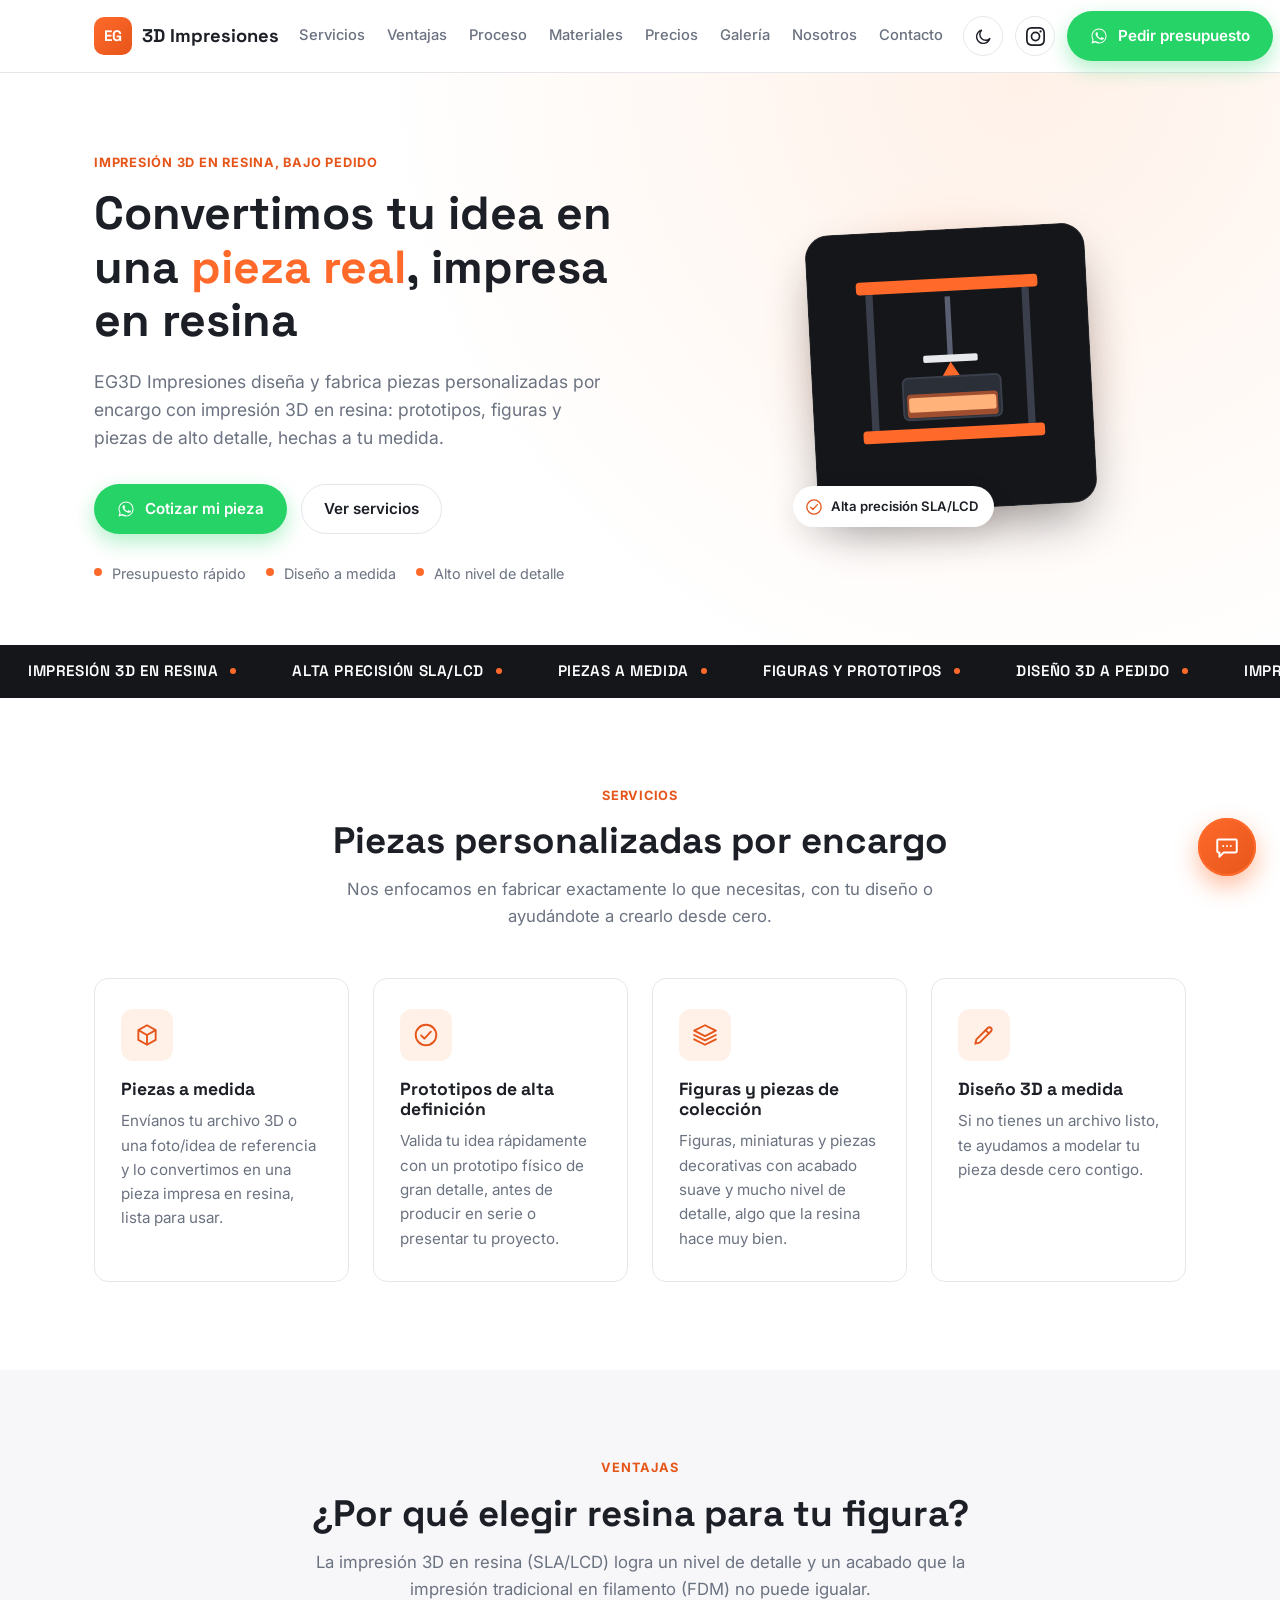
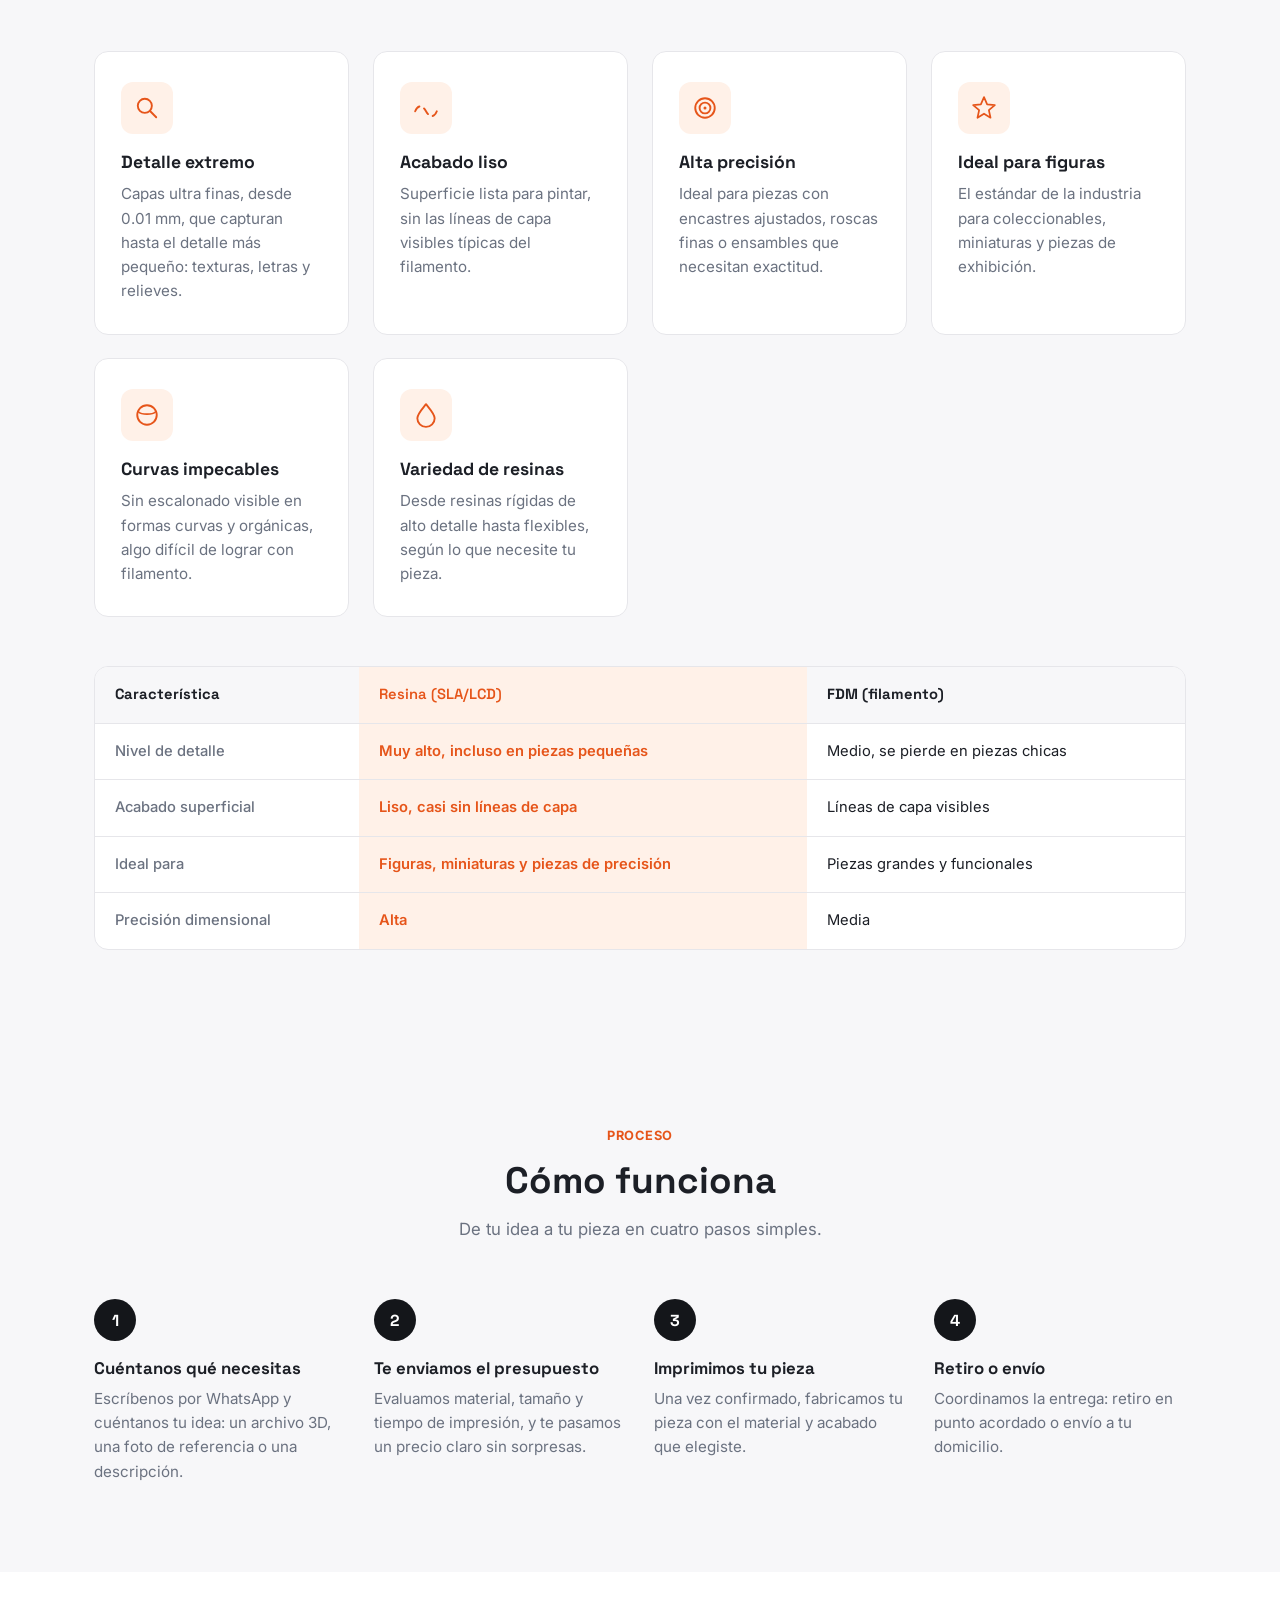
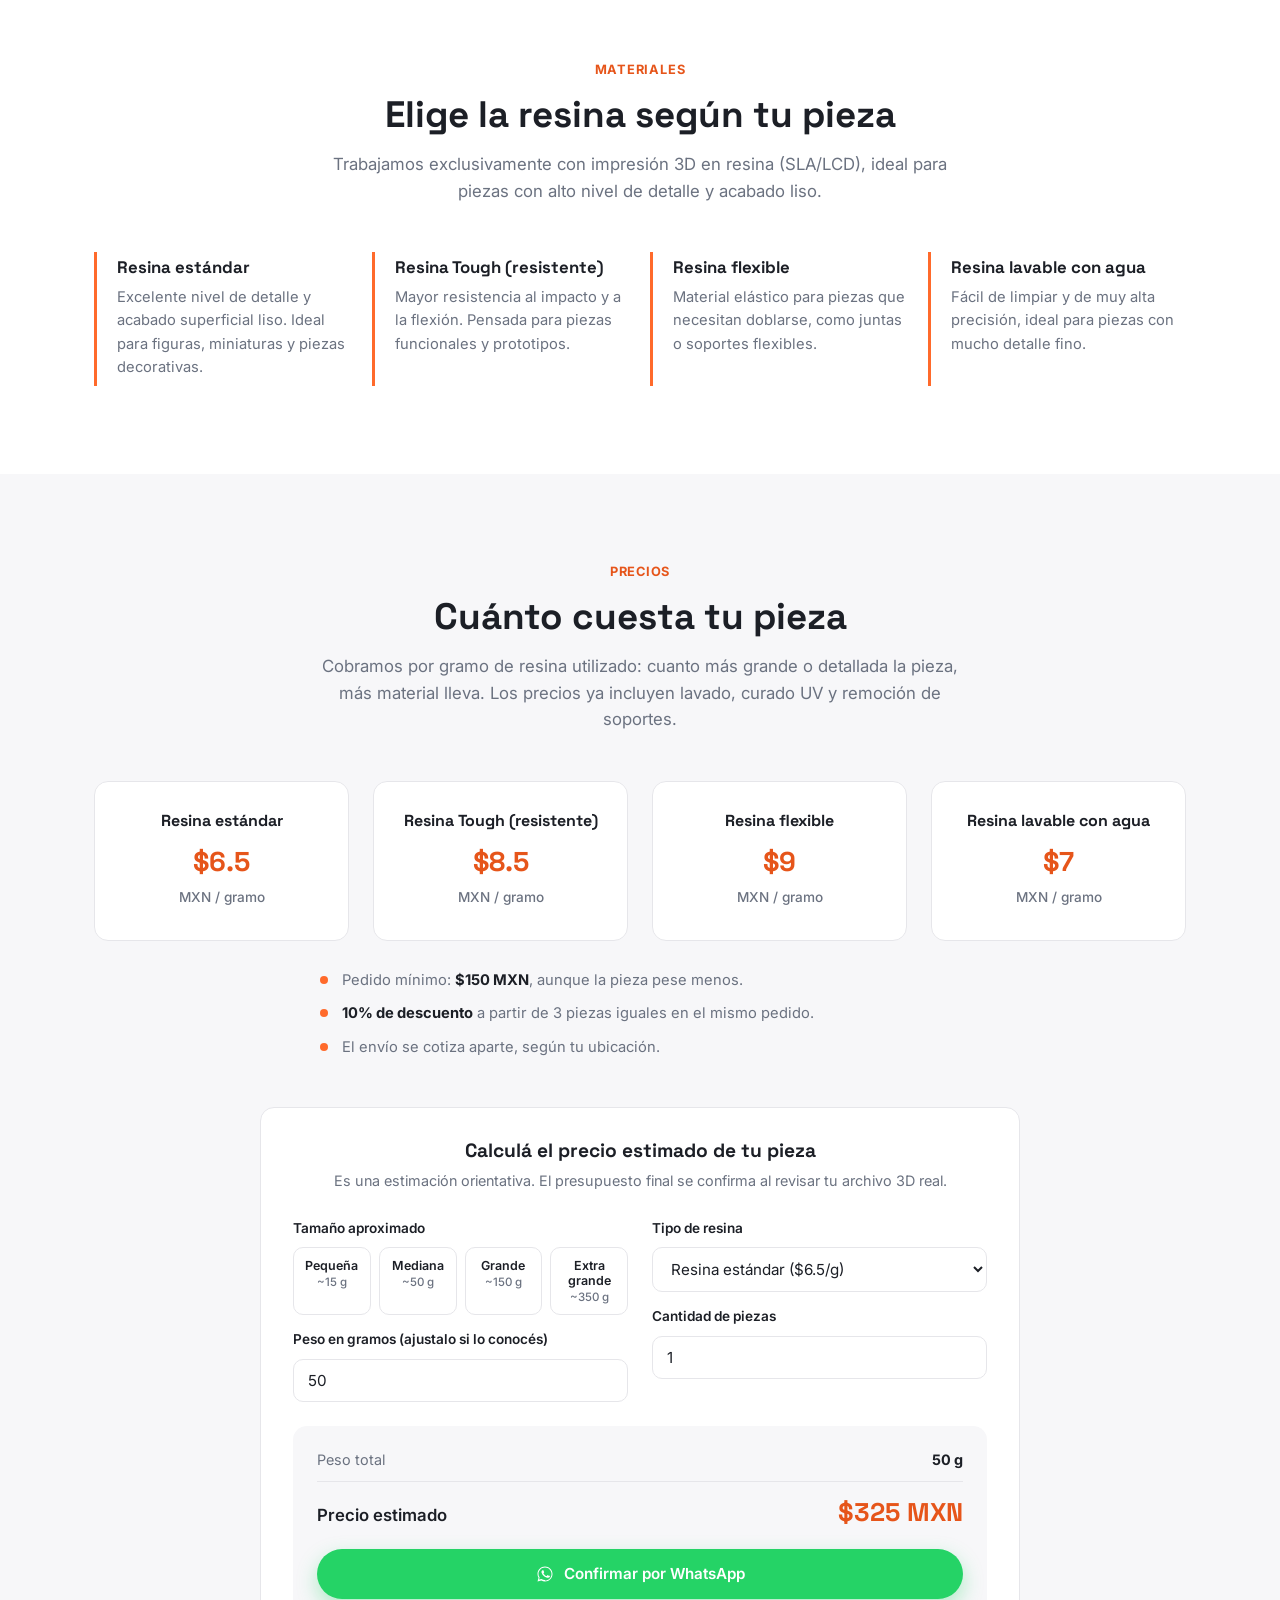
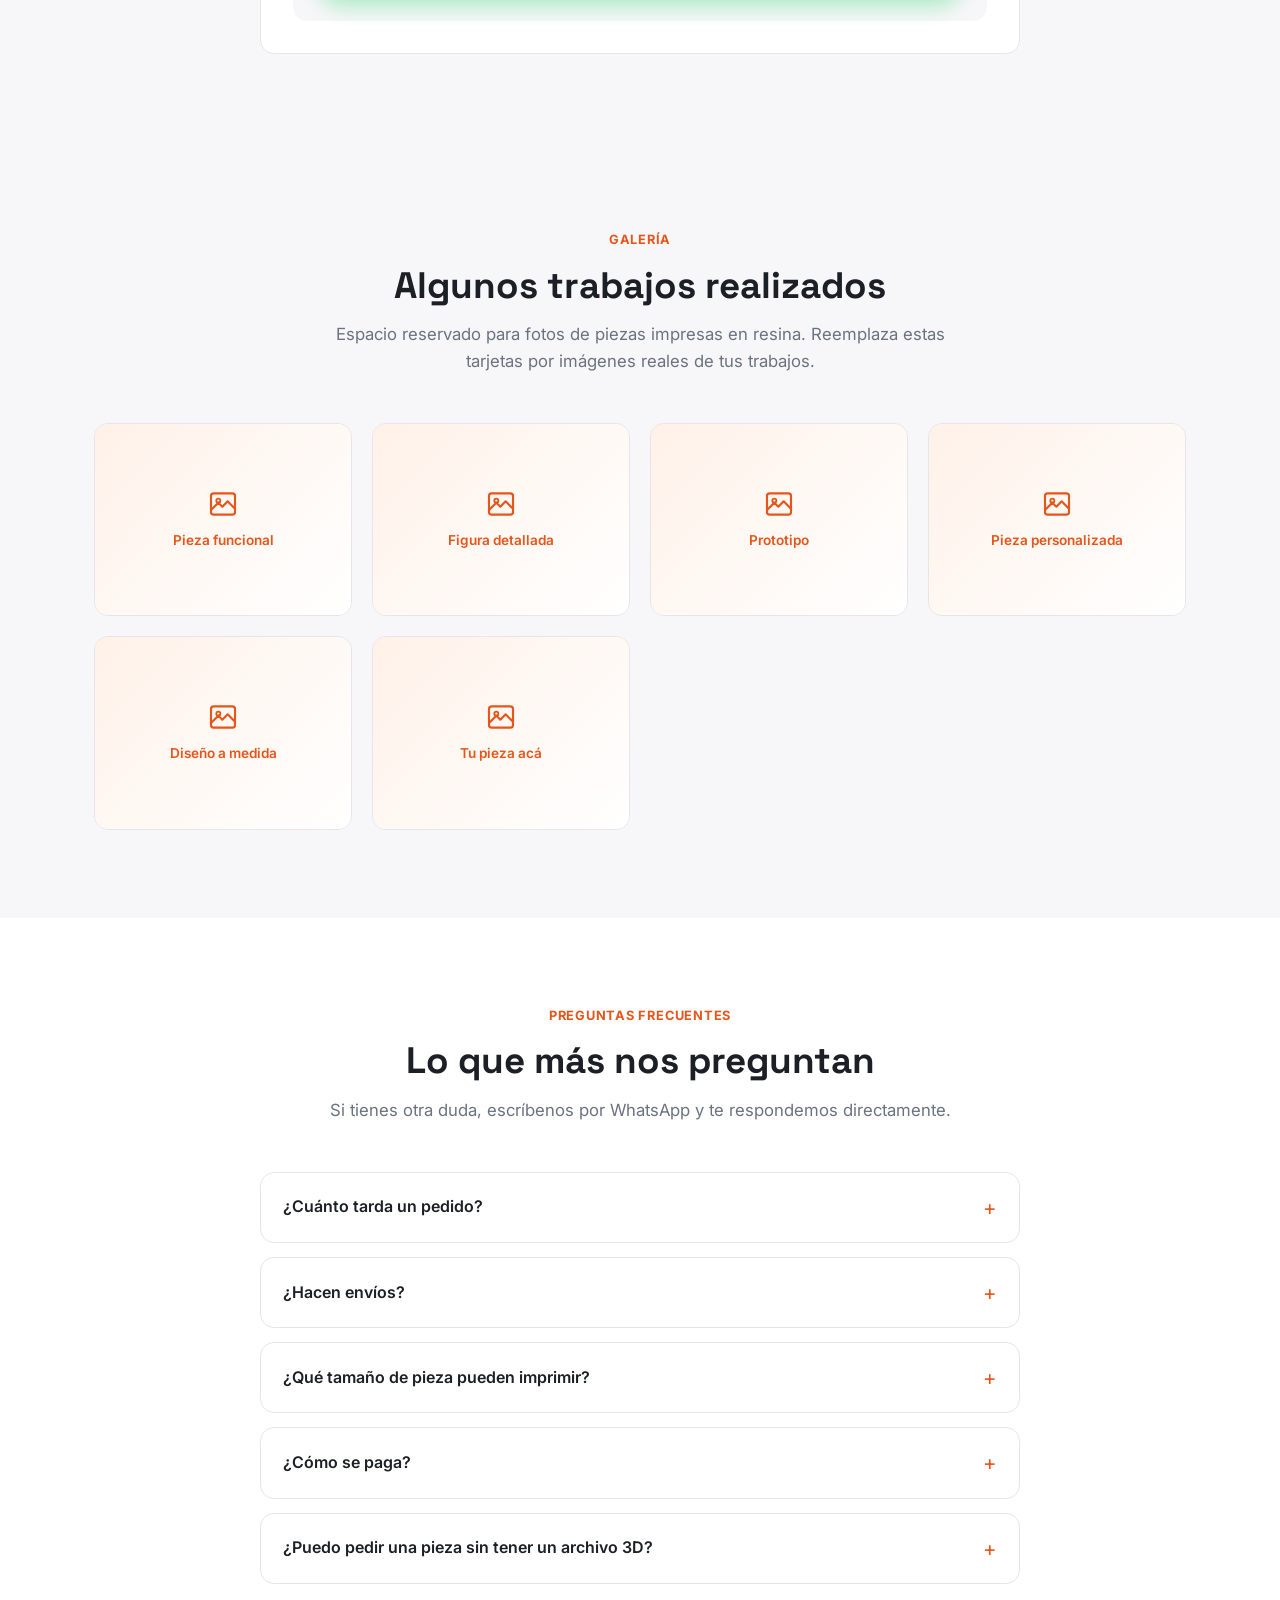
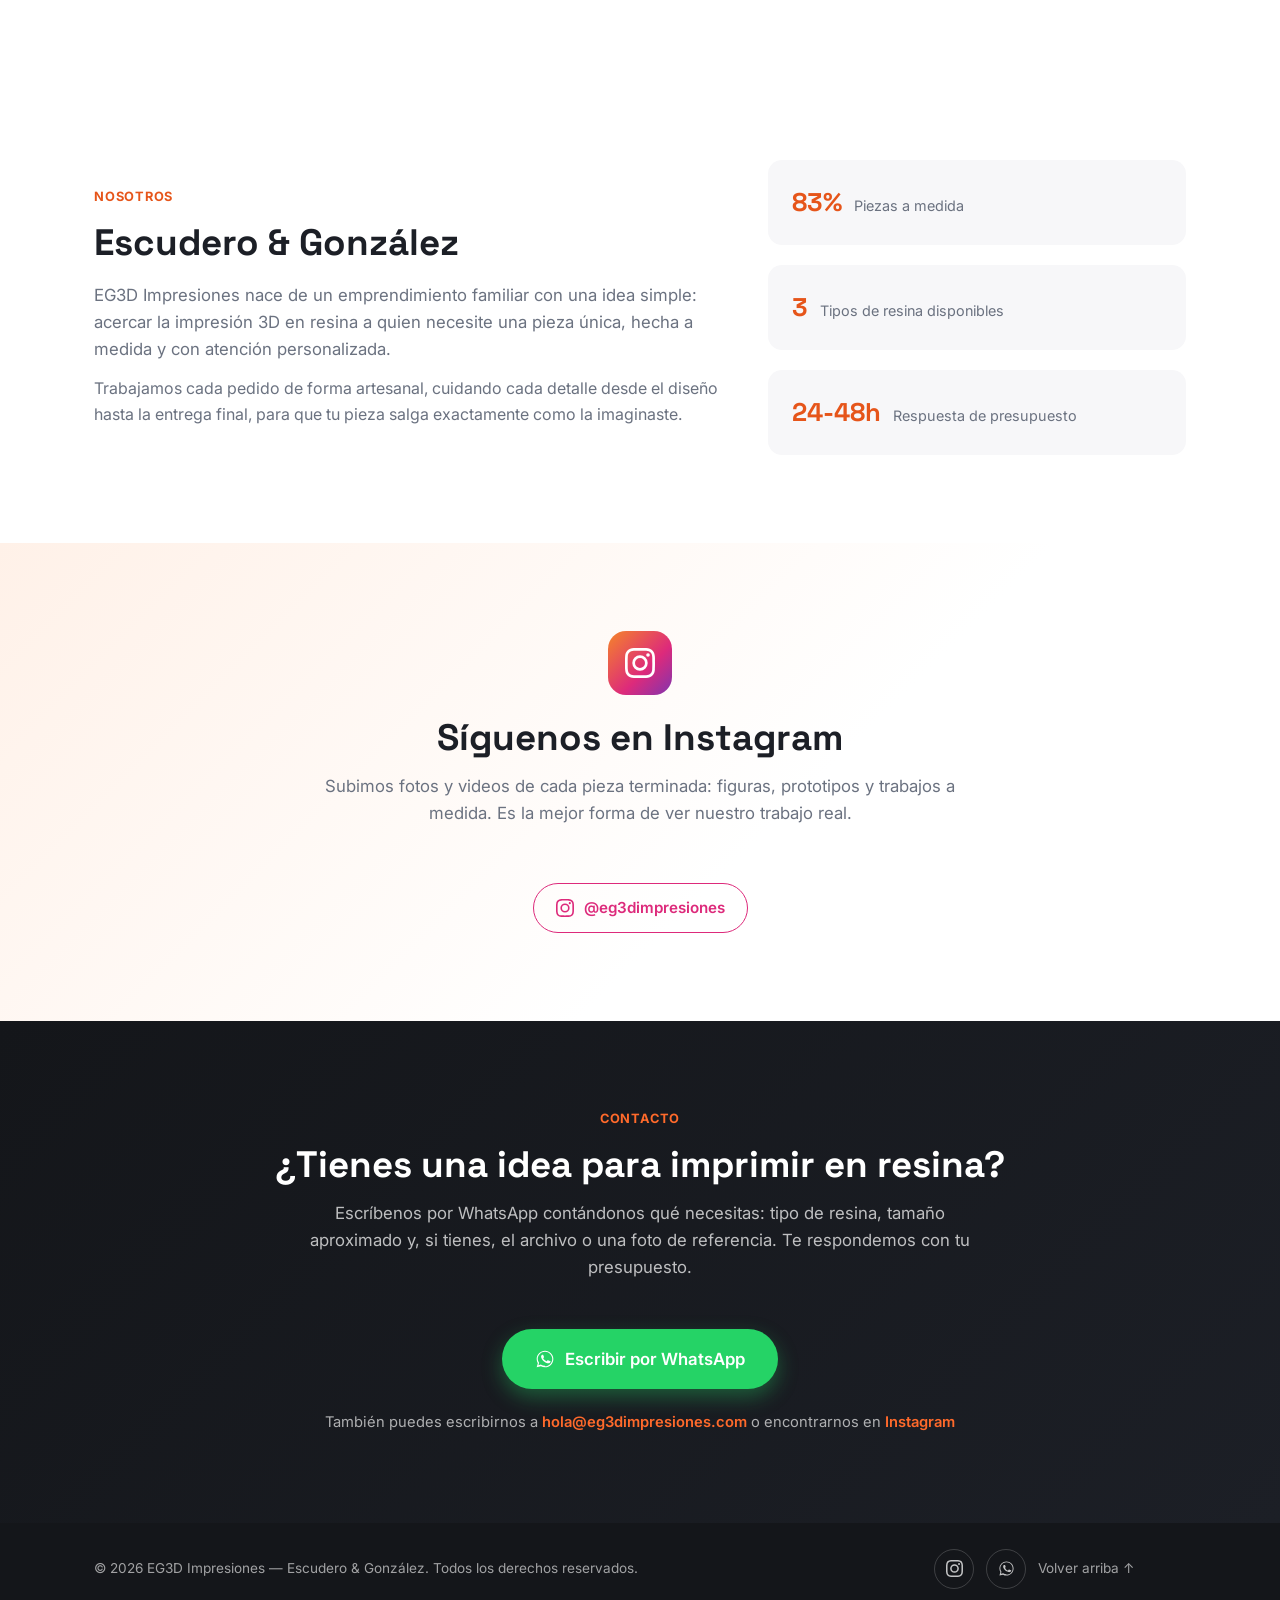
<file: index.html>
<!DOCTYPE html>
<html lang="es">
<head>
<meta charset="UTF-8">
<meta name="viewport" content="width=device-width, initial-scale=1.0">
<script>
(function () {
  try {
    var saved = localStorage.getItem("theme");
    if (saved === "dark" || saved === "light") {
      document.documentElement.setAttribute("data-theme", saved);
    }
  } catch (e) {}
})();
</script>
<title>EG3D Impresiones | Impresión 3D en resina a medida</title>
<meta name="description" content="EG3D Impresiones - Piezas personalizadas por encargo con impresión 3D en resina. Prototipos, figuras y diseños a medida, con alto nivel de detalle. Pide tu presupuesto por WhatsApp.">
<meta property="og:type" content="website">
<meta property="og:site_name" content="EG3D Impresiones">
<meta property="og:title" content="EG3D Impresiones | Impresión 3D en resina a medida">
<meta property="og:description" content="Piezas, figuras y prototipos personalizados por encargo, impresos en resina con alto nivel de detalle. Pide tu presupuesto por WhatsApp.">
<meta property="og:url" content="https://samurai2004gesc-del.github.io/Emprendimiento-Impresion-3D/">
<meta name="twitter:card" content="summary">
<meta name="twitter:title" content="EG3D Impresiones | Impresión 3D en resina a medida">
<meta name="twitter:description" content="Piezas, figuras y prototipos personalizados por encargo, impresos en resina con alto nivel de detalle.">
<link rel="canonical" href="https://samurai2004gesc-del.github.io/Emprendimiento-Impresion-3D/">
<link rel="icon" href="img/favicon.svg" type="image/svg+xml">
<link rel="preconnect" href="https://fonts.googleapis.com">
<link rel="preconnect" href="https://fonts.gstatic.com" crossorigin>
<link href="https://fonts.googleapis.com/css2?family=Space+Grotesk:wght@500;600;700&family=Inter:wght@400;500;600;700&display=swap" rel="stylesheet">
<link rel="stylesheet" href="css/style.css">
<script type="application/ld+json">
{
  "@context": "https://schema.org",
  "@type": "LocalBusiness",
  "name": "EG3D Impresiones",
  "description": "Impresión 3D en resina por encargo: piezas personalizadas, prototipos, figuras y diseños a medida.",
  "url": "https://samurai2004gesc-del.github.io/Emprendimiento-Impresion-3D/",
  "image": "https://samurai2004gesc-del.github.io/Emprendimiento-Impresion-3D/img/favicon.svg"
}
</script>
</head>
<body>

<header class="site-header" id="top">
  <div class="container header-inner">
    <a href="#top" class="logo">
      <span class="logo-mark"><span class="logo-shine" aria-hidden="true"></span>EG</span><span class="logo-text">3D Impresiones</span>
    </a>

    <nav class="nav" id="nav">
      <a href="#servicios">Servicios</a>
      <a href="#ventajas">Ventajas</a>
      <a href="#proceso">Proceso</a>
      <a href="#materiales">Materiales</a>
      <a href="#precios">Precios</a>
      <a href="#galeria">Galería</a>
      <a href="#nosotros">Nosotros</a>
      <a href="#contacto">Contacto</a>
    </nav>

    <div class="header-actions">
      <button class="icon-btn theme-toggle" id="themeToggle" type="button" aria-label="Cambiar a modo oscuro">
        <svg class="icon-moon" viewBox="0 0 24 24" width="19" height="19" fill="none" stroke="currentColor" stroke-width="1.75" stroke-linecap="round" stroke-linejoin="round" aria-hidden="true"><path d="M20 14.5A8.5 8.5 0 1 1 9.5 4a6.5 6.5 0 0 0 10.5 10.5z"/></svg>
        <svg class="icon-sun" viewBox="0 0 24 24" width="19" height="19" fill="none" stroke="currentColor" stroke-width="1.75" stroke-linecap="round" stroke-linejoin="round" aria-hidden="true"><circle cx="12" cy="12" r="4.5"/><path d="M12 2.5v2.5M12 19v2.5M4.5 12H2M22 12h-2.5M5.5 5.5 7 7M17 17l1.5 1.5M18.5 5.5 17 7M7 17l-1.5 1.5"/></svg>
      </button>
      <a href="#" class="icon-btn" data-ig-link target="_blank" rel="noopener" aria-label="Seguinos en Instagram">
        <svg viewBox="0 0 24 24" width="19" height="19" fill="currentColor" aria-hidden="true"><path d="M12 2.163c3.204 0 3.584.012 4.85.07 3.252.148 4.771 1.691 4.919 4.919.058 1.265.069 1.645.069 4.849 0 3.205-.012 3.584-.069 4.849-.149 3.225-1.664 4.771-4.919 4.919-1.266.058-1.644.07-4.85.07-3.204 0-3.584-.012-4.849-.07-3.26-.149-4.771-1.699-4.919-4.92-.058-1.265-.07-1.644-.07-4.849 0-3.204.013-3.583.07-4.849.149-3.227 1.664-4.771 4.919-4.919 1.266-.057 1.645-.069 4.849-.069zm0-2.163c-3.259 0-3.667.014-4.947.072-4.358.2-6.78 2.618-6.98 6.98-.059 1.281-.073 1.689-.073 4.948 0 3.259.014 3.668.072 4.948.2 4.358 2.618 6.78 6.98 6.98 1.281.058 1.689.072 4.948.072 3.259 0 3.668-.014 4.948-.072 4.354-.2 6.782-2.618 6.979-6.98.059-1.28.073-1.689.073-4.948 0-3.259-.014-3.667-.072-4.947-.196-4.354-2.617-6.78-6.979-6.98-1.281-.059-1.69-.073-4.949-.073zm0 5.838a6.162 6.162 0 1 0 0 12.324 6.162 6.162 0 0 0 0-12.324zm0 10.162a4 4 0 1 1 0-8 4 4 0 0 1 0 8zm6.406-11.845a1.44 1.44 0 1 0 0 2.881 1.44 1.44 0 0 0 0-2.881z"/></svg>
      </a>
      <a href="#" class="btn btn-primary btn-wsp nav-cta" data-wsp-link target="_blank" rel="noopener">
        <svg viewBox="0 0 24 24" width="18" height="18" fill="currentColor" aria-hidden="true"><path d="M17.5 14.4c-.3-.1-1.6-.8-1.9-.9-.3-.1-.4-.1-.6.1-.2.3-.7.9-.8 1-.2.2-.3.2-.5.1-.3-.1-1.2-.4-2.2-1.4-.8-.7-1.4-1.6-1.5-1.9-.2-.3 0-.5.1-.6.1-.1.3-.3.4-.5.1-.1.2-.3.3-.4.1-.2 0-.3 0-.5s-.6-1.5-.8-2c-.2-.5-.4-.5-.6-.5h-.5c-.2 0-.5.1-.7.3-.2.3-.9.9-.9 2.2s1 2.6 1.1 2.8c.1.2 2 3 4.7 4.2.7.3 1.2.5 1.6.6.7.2 1.3.2 1.8.1.5-.1 1.6-.7 1.9-1.3.2-.6.2-1.1.2-1.3-.1-.1-.3-.2-.6-.3z"/><path d="M12 2C6.5 2 2 6.5 2 12c0 1.9.5 3.6 1.4 5.1L2 22l5.1-1.3c1.4.8 3.1 1.2 4.9 1.2 5.5 0 10-4.5 10-10S17.5 2 12 2zm0 18.1c-1.7 0-3.3-.5-4.6-1.3l-.3-.2-3 .8.8-2.9-.2-.3C3.8 14.9 3.3 13.5 3.3 12c0-4.8 3.9-8.7 8.7-8.7s8.7 3.9 8.7 8.7-3.9 8.8-8.7 8.8z"/></svg>
        Pedir presupuesto
      </a>
    </div>

    <button class="nav-toggle" id="navToggle" aria-label="Abrir menú" aria-expanded="false">
      <span></span><span></span><span></span>
    </button>
  </div>
</header>

<main>

  <!-- HERO -->
  <section class="hero">
    <div class="container hero-inner">
      <div class="hero-copy">
        <p class="eyebrow">Impresión 3D en resina, bajo pedido</p>
        <h1>Convertimos tu idea en una <span class="accent">pieza real</span>, impresa en resina</h1>
        <p class="lead">EG3D Impresiones diseña y fabrica piezas personalizadas por encargo con impresión 3D en resina: prototipos, figuras y piezas de alto detalle, hechas a tu medida.</p>
        <div class="hero-actions">
          <a href="#" class="btn btn-primary btn-wsp" data-wsp-link target="_blank" rel="noopener">
            <svg viewBox="0 0 24 24" width="18" height="18" fill="currentColor" aria-hidden="true"><path d="M17.5 14.4c-.3-.1-1.6-.8-1.9-.9-.3-.1-.4-.1-.6.1-.2.3-.7.9-.8 1-.2.2-.3.2-.5.1-.3-.1-1.2-.4-2.2-1.4-.8-.7-1.4-1.6-1.5-1.9-.2-.3 0-.5.1-.6.1-.1.3-.3.4-.5.1-.1.2-.3.3-.4.1-.2 0-.3 0-.5s-.6-1.5-.8-2c-.2-.5-.4-.5-.6-.5h-.5c-.2 0-.5.1-.7.3-.2.3-.9.9-.9 2.2s1 2.6 1.1 2.8c.1.2 2 3 4.7 4.2.7.3 1.2.5 1.6.6.7.2 1.3.2 1.8.1.5-.1 1.6-.7 1.9-1.3.2-.6.2-1.1.2-1.3-.1-.1-.3-.2-.6-.3z"/><path d="M12 2C6.5 2 2 6.5 2 12c0 1.9.5 3.6 1.4 5.1L2 22l5.1-1.3c1.4.8 3.1 1.2 4.9 1.2 5.5 0 10-4.5 10-10S17.5 2 12 2zm0 18.1c-1.7 0-3.3-.5-4.6-1.3l-.3-.2-3 .8.8-2.9-.2-.3C3.8 14.9 3.3 13.5 3.3 12c0-4.8 3.9-8.7 8.7-8.7s8.7 3.9 8.7 8.7-3.9 8.8-8.7 8.8z"/></svg>
            Cotizar mi pieza
          </a>
          <a href="#servicios" class="btn btn-ghost">Ver servicios</a>
        </div>
        <ul class="hero-trust">
          <li>Presupuesto rápido</li>
          <li>Diseño a medida</li>
          <li>Alto nivel de detalle</li>
        </ul>
      </div>

      <div class="hero-visual" aria-hidden="true">
        <div class="printer-card-wrap">
          <div class="printer-glow"></div>
          <div class="printer-card">
            <svg viewBox="0 0 240 240" width="100%" height="100%">
              <rect x="20" y="20" width="200" height="14" rx="4" fill="var(--accent)"/>
              <rect x="30" y="34" width="8" height="150" fill="#3a3f4b"/>
              <rect x="202" y="34" width="8" height="150" fill="#3a3f4b"/>
              <rect x="20" y="184" width="200" height="14" rx="4" fill="var(--accent)"/>
              <rect x="117" y="40" width="6" height="66" fill="#5a6072"/>
              <g class="resin-lift">
                <rect x="90" y="104" width="60" height="8" rx="2" fill="#e8e9ec"/>
                <polygon points="120,112 104,138 136,138" fill="var(--accent)"/>
              </g>
              <rect x="66" y="128" width="108" height="46" rx="6" fill="#2b2f38" stroke="#3a3f4b" stroke-width="2"/>
              <rect x="70" y="146" width="100" height="26" rx="4" fill="var(--accent)" opacity="0.55"/>
              <rect class="uv-glow" x="72" y="150" width="96" height="16" rx="3" fill="#ffb37a"/>
            </svg>
          </div>
          <div class="floating-badge">
            <svg viewBox="0 0 24 24" width="18" height="18"><circle cx="12" cy="12" r="9.5" fill="none" stroke="currentColor" stroke-width="1.75"/><path d="M7.5 12.3l3 3 6-6.4" fill="none" stroke="currentColor" stroke-width="1.75" stroke-linecap="round" stroke-linejoin="round"/></svg>
            <span>Alta precisión SLA/LCD</span>
          </div>
        </div>
      </div>
    </div>
  </section>

  <!-- TICKER -->
  <div class="ticker">
    <div class="ticker-track">
      <span class="ticker-item">Impresión 3D en resina</span>
      <span class="ticker-item">Alta precisión SLA/LCD</span>
      <span class="ticker-item">Piezas a medida</span>
      <span class="ticker-item">Figuras y prototipos</span>
      <span class="ticker-item">Diseño 3D a pedido</span>
      <span class="ticker-item">Impresión 3D en resina</span>
      <span class="ticker-item">Alta precisión SLA/LCD</span>
      <span class="ticker-item">Piezas a medida</span>
      <span class="ticker-item">Figuras y prototipos</span>
      <span class="ticker-item">Diseño 3D a pedido</span>
    </div>
  </div>

  <!-- SERVICIOS -->
  <section id="servicios" class="section">
    <div class="container">
      <p class="eyebrow center reveal">Servicios</p>
      <h2 class="section-title center reveal">Piezas personalizadas por encargo</h2>
      <p class="section-sub center reveal">Nos enfocamos en fabricar exactamente lo que necesitas, con tu diseño o ayudándote a crearlo desde cero.</p>

      <div class="cards-grid">
        <article class="card reveal">
          <div class="card-icon">
            <svg class="icon-anim-spin" viewBox="0 0 24 24" width="26" height="26"><polygon points="12,3 20,7.5 20,16.5 12,21 4,16.5 4,7.5" fill="none" stroke="currentColor" stroke-width="1.75" stroke-linejoin="round"/><polyline points="4,7.5 12,12 20,7.5" fill="none" stroke="currentColor" stroke-width="1.75" stroke-linejoin="round"/><line x1="12" y1="12" x2="12" y2="21" stroke="currentColor" stroke-width="1.75"/></svg>
          </div>
          <h3>Piezas a medida</h3>
          <p>Envíanos tu archivo 3D o una foto/idea de referencia y lo convertimos en una pieza impresa en resina, lista para usar.</p>
        </article>

        <article class="card reveal">
          <div class="card-icon">
            <svg class="icon-anim-pulse" viewBox="0 0 24 24" width="26" height="26"><circle cx="12" cy="12" r="9.5" fill="none" stroke="currentColor" stroke-width="1.75"/><path d="M7.5 12.3l3 3 6-6.4" fill="none" stroke="currentColor" stroke-width="1.75" stroke-linecap="round" stroke-linejoin="round"/></svg>
          </div>
          <h3>Prototipos de alta definición</h3>
          <p>Valida tu idea rápidamente con un prototipo físico de gran detalle, antes de producir en serie o presentar tu proyecto.</p>
        </article>

        <article class="card reveal">
          <div class="card-icon">
            <svg class="icon-anim-float" viewBox="0 0 24 24" width="26" height="26"><path d="M12 3 2 8l10 5 10-5-10-5z" fill="none" stroke="currentColor" stroke-width="1.75" stroke-linejoin="round"/><path d="M2 12l10 5 10-5" fill="none" stroke="currentColor" stroke-width="1.75" stroke-linecap="round" stroke-linejoin="round"/><path d="M2 16l10 5 10-5" fill="none" stroke="currentColor" stroke-width="1.75" stroke-linecap="round" stroke-linejoin="round"/></svg>
          </div>
          <h3>Figuras y piezas de colección</h3>
          <p>Figuras, miniaturas y piezas decorativas con acabado suave y mucho nivel de detalle, algo que la resina hace muy bien.</p>
        </article>

        <article class="card reveal">
          <div class="card-icon">
            <svg class="icon-anim-wiggle" viewBox="0 0 24 24" width="26" height="26"><path d="M4 20l1-4L15.5 5.5a2.1 2.1 0 0 1 3 3L8 19l-4 1z" fill="none" stroke="currentColor" stroke-width="1.75" stroke-linecap="round" stroke-linejoin="round"/><line x1="13.5" y1="7.5" x2="16.5" y2="10.5" stroke="currentColor" stroke-width="1.75" stroke-linecap="round"/></svg>
          </div>
          <h3>Diseño 3D a medida</h3>
          <p>Si no tienes un archivo listo, te ayudamos a modelar tu pieza desde cero contigo.</p>
        </article>
      </div>
    </div>
  </section>

  <!-- VENTAJAS -->
  <section id="ventajas" class="section section-alt">
    <div class="container">
      <p class="eyebrow center reveal">Ventajas</p>
      <h2 class="section-title center reveal">¿Por qué elegir resina para tu figura?</h2>
      <p class="section-sub center reveal">La impresión 3D en resina (SLA/LCD) logra un nivel de detalle y un acabado que la impresión tradicional en filamento (FDM) no puede igualar.</p>

      <div class="cards-grid advantages-grid">
        <article class="card reveal">
          <div class="card-icon">
            <svg class="icon-anim-scan" viewBox="0 0 24 24" width="26" height="26"><circle cx="10" cy="10" r="6.5" fill="none" stroke="currentColor" stroke-width="1.75"/><line x1="14.8" y1="14.8" x2="20.5" y2="20.5" stroke="currentColor" stroke-width="1.75" stroke-linecap="round"/></svg>
          </div>
          <h3>Detalle extremo</h3>
          <p>Capas ultra finas, desde 0.01 mm, que capturan hasta el detalle más pequeño: texturas, letras y relieves.</p>
        </article>

        <article class="card reveal">
          <div class="card-icon">
            <svg class="icon-anim-flow" viewBox="0 0 24 24" width="26" height="26"><path d="M2 15c2.5-6 6.5-6 10 0s7.5 6 10 0" fill="none" stroke="currentColor" stroke-width="1.75" stroke-linecap="round"/></svg>
          </div>
          <h3>Acabado liso</h3>
          <p>Superficie lista para pintar, sin las líneas de capa visibles típicas del filamento.</p>
        </article>

        <article class="card reveal">
          <div class="card-icon">
            <svg class="icon-anim-pulse" viewBox="0 0 24 24" width="26" height="26"><circle cx="12" cy="12" r="9" fill="none" stroke="currentColor" stroke-width="1.75"/><circle cx="12" cy="12" r="5" fill="none" stroke="currentColor" stroke-width="1.75"/><circle cx="12" cy="12" r="1.4" fill="currentColor"/></svg>
          </div>
          <h3>Alta precisión</h3>
          <p>Ideal para piezas con encastres ajustados, roscas finas o ensambles que necesitan exactitud.</p>
        </article>

        <article class="card reveal">
          <div class="card-icon">
            <svg class="icon-anim-twinkle" viewBox="0 0 24 24" width="26" height="26"><polygon points="12,2 14.9,8.6 22,9.3 16.5,14 18,21 12,17.3 6,21 7.5,14 2,9.3 9.1,8.6" fill="none" stroke="currentColor" stroke-width="1.6" stroke-linejoin="round"/></svg>
          </div>
          <h3>Ideal para figuras</h3>
          <p>El estándar de la industria para coleccionables, miniaturas y piezas de exhibición.</p>
        </article>

        <article class="card reveal">
          <div class="card-icon">
            <svg class="icon-anim-spin" viewBox="0 0 24 24" width="26" height="26"><circle cx="12" cy="12" r="9" fill="none" stroke="currentColor" stroke-width="1.75"/><path d="M4 9c3 3 13 3 16 0" fill="none" stroke="currentColor" stroke-width="1.6" stroke-linecap="round"/></svg>
          </div>
          <h3>Curvas impecables</h3>
          <p>Sin escalonado visible en formas curvas y orgánicas, algo difícil de lograr con filamento.</p>
        </article>

        <article class="card reveal">
          <div class="card-icon">
            <svg class="icon-anim-bounce" viewBox="0 0 24 24" width="26" height="26"><path d="M12 2c-4 5-8 9.2-8 13a8 8 0 0 0 16 0c0-3.8-4-8-8-13z" fill="none" stroke="currentColor" stroke-width="1.75" stroke-linejoin="round"/></svg>
          </div>
          <h3>Variedad de resinas</h3>
          <p>Desde resinas rígidas de alto detalle hasta flexibles, según lo que necesite tu pieza.</p>
        </article>
      </div>

      <div class="compare-table-wrap reveal">
        <table class="compare-table">
          <thead>
            <tr>
              <th>Característica</th>
              <th class="highlight">Resina (SLA/LCD)</th>
              <th>FDM (filamento)</th>
            </tr>
          </thead>
          <tbody>
            <tr>
              <td>Nivel de detalle</td>
              <td class="highlight">Muy alto, incluso en piezas pequeñas</td>
              <td>Medio, se pierde en piezas chicas</td>
            </tr>
            <tr>
              <td>Acabado superficial</td>
              <td class="highlight">Liso, casi sin líneas de capa</td>
              <td>Líneas de capa visibles</td>
            </tr>
            <tr>
              <td>Ideal para</td>
              <td class="highlight">Figuras, miniaturas y piezas de precisión</td>
              <td>Piezas grandes y funcionales</td>
            </tr>
            <tr>
              <td>Precisión dimensional</td>
              <td class="highlight">Alta</td>
              <td>Media</td>
            </tr>
          </tbody>
        </table>
      </div>
    </div>
  </section>

  <!-- PROCESO -->
  <section id="proceso" class="section section-alt">
    <div class="container">
      <p class="eyebrow center reveal">Proceso</p>
      <h2 class="section-title center reveal">Cómo funciona</h2>
      <p class="section-sub center reveal">De tu idea a tu pieza en cuatro pasos simples.</p>

      <div class="steps">
        <div class="step reveal">
          <span class="step-num">1</span>
          <h3>Cuéntanos qué necesitas</h3>
          <p>Escríbenos por WhatsApp y cuéntanos tu idea: un archivo 3D, una foto de referencia o una descripción.</p>
        </div>
        <div class="step reveal">
          <span class="step-num">2</span>
          <h3>Te enviamos el presupuesto</h3>
          <p>Evaluamos material, tamaño y tiempo de impresión, y te pasamos un precio claro sin sorpresas.</p>
        </div>
        <div class="step reveal">
          <span class="step-num">3</span>
          <h3>Imprimimos tu pieza</h3>
          <p>Una vez confirmado, fabricamos tu pieza con el material y acabado que elegiste.</p>
        </div>
        <div class="step reveal">
          <span class="step-num">4</span>
          <h3>Retiro o envío</h3>
          <p>Coordinamos la entrega: retiro en punto acordado o envío a tu domicilio.</p>
        </div>
      </div>
    </div>
  </section>

  <!-- MATERIALES -->
  <section id="materiales" class="section">
    <div class="container">
      <p class="eyebrow center reveal">Materiales</p>
      <h2 class="section-title center reveal">Elige la resina según tu pieza</h2>
      <p class="section-sub center reveal">Trabajamos exclusivamente con impresión 3D en resina (SLA/LCD), ideal para piezas con alto nivel de detalle y acabado liso.</p>

      <div class="materials-grid">
        <div class="material reveal">
          <h4>Resina estándar</h4>
          <p>Excelente nivel de detalle y acabado superficial liso. Ideal para figuras, miniaturas y piezas decorativas.</p>
        </div>
        <div class="material reveal">
          <h4>Resina Tough (resistente)</h4>
          <p>Mayor resistencia al impacto y a la flexión. Pensada para piezas funcionales y prototipos.</p>
        </div>
        <div class="material reveal">
          <h4>Resina flexible</h4>
          <p>Material elástico para piezas que necesitan doblarse, como juntas o soportes flexibles.</p>
        </div>
        <div class="material reveal">
          <h4>Resina lavable con agua</h4>
          <p>Fácil de limpiar y de muy alta precisión, ideal para piezas con mucho detalle fino.</p>
        </div>
      </div>
    </div>
  </section>

  <!-- PRECIOS -->
  <section id="precios" class="section section-alt">
    <div class="container">
      <p class="eyebrow center reveal">Precios</p>
      <h2 class="section-title center reveal">Cuánto cuesta tu pieza</h2>
      <p class="section-sub center reveal">Cobramos por gramo de resina utilizado: cuanto más grande o detallada la pieza, más material lleva. Los precios ya incluyen lavado, curado UV y remoción de soportes.</p>

      <div class="cards-grid price-cards-grid reveal" id="priceCardsGrid"></div>

      <ul class="price-notes reveal">
        <li>Pedido mínimo: <strong id="priceMinimum">$150 MXN</strong>, aunque la pieza pese menos.</li>
        <li><strong id="priceBulkDiscount">10% de descuento</strong> a partir de 3 piezas iguales en el mismo pedido.</li>
        <li>El envío se cotiza aparte, según tu ubicación.</li>
      </ul>

      <div class="calculator reveal">
        <h3>Calculá el precio estimado de tu pieza</h3>
        <p class="calculator-sub">Es una estimación orientativa. El presupuesto final se confirma al revisar tu archivo 3D real.</p>

        <div class="calc-grid">
          <div class="calc-field">
            <span class="calc-label">Tamaño aproximado</span>
            <div class="size-presets" id="sizePresets">
              <button type="button" class="size-preset" data-grams="15">Pequeña<span>~15 g</span></button>
              <button type="button" class="size-preset" data-grams="50">Mediana<span>~50 g</span></button>
              <button type="button" class="size-preset" data-grams="150">Grande<span>~150 g</span></button>
              <button type="button" class="size-preset" data-grams="350">Extra grande<span>~350 g</span></button>
            </div>
            <label for="calcWeight" class="calc-label">Peso en gramos (ajustalo si lo conocés)</label>
            <input type="number" id="calcWeight" class="calc-input" min="1" step="1" value="50">
          </div>

          <div class="calc-field">
            <label for="calcResin" class="calc-label">Tipo de resina</label>
            <select id="calcResin" class="calc-input"></select>
            <label for="calcQty" class="calc-label">Cantidad de piezas</label>
            <input type="number" id="calcQty" class="calc-input" min="1" step="1" value="1">
          </div>
        </div>

        <div class="calc-result">
          <div class="calc-result-row">
            <span>Peso total</span>
            <strong id="calcTotalWeight">50 g</strong>
          </div>
          <div class="calc-result-row" id="calcDiscountRow" hidden>
            <span>Descuento por cantidad</span>
            <strong id="calcDiscountValue">-10%</strong>
          </div>
          <div class="calc-result-total">
            <span>Precio estimado</span>
            <strong id="calcTotalPrice">$--</strong>
          </div>
          <a href="#" class="btn btn-primary btn-wsp" id="calcWspBtn" data-wsp-link target="_blank" rel="noopener">
            <svg viewBox="0 0 24 24" width="18" height="18" fill="currentColor" aria-hidden="true"><path d="M17.5 14.4c-.3-.1-1.6-.8-1.9-.9-.3-.1-.4-.1-.6.1-.2.3-.7.9-.8 1-.2.2-.3.2-.5.1-.3-.1-1.2-.4-2.2-1.4-.8-.7-1.4-1.6-1.5-1.9-.2-.3 0-.5.1-.6.1-.1.3-.3.4-.5.1-.1.2-.3.3-.4.1-.2 0-.3 0-.5s-.6-1.5-.8-2c-.2-.5-.4-.5-.6-.5h-.5c-.2 0-.5.1-.7.3-.2.3-.9.9-.9 2.2s1 2.6 1.1 2.8c.1.2 2 3 4.7 4.2.7.3 1.2.5 1.6.6.7.2 1.3.2 1.8.1.5-.1 1.6-.7 1.9-1.3.2-.6.2-1.1.2-1.3-.1-.1-.3-.2-.6-.3z"/><path d="M12 2C6.5 2 2 6.5 2 12c0 1.9.5 3.6 1.4 5.1L2 22l5.1-1.3c1.4.8 3.1 1.2 4.9 1.2 5.5 0 10-4.5 10-10S17.5 2 12 2zm0 18.1c-1.7 0-3.3-.5-4.6-1.3l-.3-.2-3 .8.8-2.9-.2-.3C3.8 14.9 3.3 13.5 3.3 12c0-4.8 3.9-8.7 8.7-8.7s8.7 3.9 8.7 8.7-3.9 8.8-8.7 8.8z"/></svg>
            Confirmar por WhatsApp
          </a>
        </div>
      </div>
    </div>
  </section>

  <!-- GALERIA -->
  <section id="galeria" class="section section-alt">
    <div class="container">
      <p class="eyebrow center reveal">Galería</p>
      <h2 class="section-title center reveal">Algunos trabajos realizados</h2>
      <p class="section-sub center reveal">Espacio reservado para fotos de piezas impresas en resina. Reemplaza estas tarjetas por imágenes reales de tus trabajos.</p>

      <div class="gallery-grid">
        <div class="gallery-item reveal">
          <div class="gallery-placeholder">
            <svg viewBox="0 0 24 24" width="32" height="32"><rect x="3" y="4" width="18" height="16" rx="2" fill="none" stroke="currentColor" stroke-width="1.6"/><circle cx="8.5" cy="9.5" r="1.5" fill="none" stroke="currentColor" stroke-width="1.4"/><path d="M21 15.5l-5.5-5.5-4 4-3-3-5.5 5.5" fill="none" stroke="currentColor" stroke-width="1.6" stroke-linecap="round" stroke-linejoin="round"/></svg>
            <span>Pieza funcional</span>
          </div>
        </div>
        <div class="gallery-item reveal">
          <div class="gallery-placeholder">
            <svg viewBox="0 0 24 24" width="32" height="32"><rect x="3" y="4" width="18" height="16" rx="2" fill="none" stroke="currentColor" stroke-width="1.6"/><circle cx="8.5" cy="9.5" r="1.5" fill="none" stroke="currentColor" stroke-width="1.4"/><path d="M21 15.5l-5.5-5.5-4 4-3-3-5.5 5.5" fill="none" stroke="currentColor" stroke-width="1.6" stroke-linecap="round" stroke-linejoin="round"/></svg>
            <span>Figura detallada</span>
          </div>
        </div>
        <div class="gallery-item reveal">
          <div class="gallery-placeholder">
            <svg viewBox="0 0 24 24" width="32" height="32"><rect x="3" y="4" width="18" height="16" rx="2" fill="none" stroke="currentColor" stroke-width="1.6"/><circle cx="8.5" cy="9.5" r="1.5" fill="none" stroke="currentColor" stroke-width="1.4"/><path d="M21 15.5l-5.5-5.5-4 4-3-3-5.5 5.5" fill="none" stroke="currentColor" stroke-width="1.6" stroke-linecap="round" stroke-linejoin="round"/></svg>
            <span>Prototipo</span>
          </div>
        </div>
        <div class="gallery-item reveal">
          <div class="gallery-placeholder">
            <svg viewBox="0 0 24 24" width="32" height="32"><rect x="3" y="4" width="18" height="16" rx="2" fill="none" stroke="currentColor" stroke-width="1.6"/><circle cx="8.5" cy="9.5" r="1.5" fill="none" stroke="currentColor" stroke-width="1.4"/><path d="M21 15.5l-5.5-5.5-4 4-3-3-5.5 5.5" fill="none" stroke="currentColor" stroke-width="1.6" stroke-linecap="round" stroke-linejoin="round"/></svg>
            <span>Pieza personalizada</span>
          </div>
        </div>
        <div class="gallery-item reveal">
          <div class="gallery-placeholder">
            <svg viewBox="0 0 24 24" width="32" height="32"><rect x="3" y="4" width="18" height="16" rx="2" fill="none" stroke="currentColor" stroke-width="1.6"/><circle cx="8.5" cy="9.5" r="1.5" fill="none" stroke="currentColor" stroke-width="1.4"/><path d="M21 15.5l-5.5-5.5-4 4-3-3-5.5 5.5" fill="none" stroke="currentColor" stroke-width="1.6" stroke-linecap="round" stroke-linejoin="round"/></svg>
            <span>Diseño a medida</span>
          </div>
        </div>
        <div class="gallery-item reveal">
          <div class="gallery-placeholder">
            <svg viewBox="0 0 24 24" width="32" height="32"><rect x="3" y="4" width="18" height="16" rx="2" fill="none" stroke="currentColor" stroke-width="1.6"/><circle cx="8.5" cy="9.5" r="1.5" fill="none" stroke="currentColor" stroke-width="1.4"/><path d="M21 15.5l-5.5-5.5-4 4-3-3-5.5 5.5" fill="none" stroke="currentColor" stroke-width="1.6" stroke-linecap="round" stroke-linejoin="round"/></svg>
            <span>Tu pieza acá</span>
          </div>
        </div>
      </div>
    </div>
  </section>

  <!-- FAQ -->
  <section id="faq" class="section">
    <div class="container">
      <p class="eyebrow center reveal">Preguntas frecuentes</p>
      <h2 class="section-title center reveal">Lo que más nos preguntan</h2>
      <p class="section-sub center reveal">Si tienes otra duda, escríbenos por WhatsApp y te respondemos directamente.</p>

      <div class="faq-list reveal">
        <details class="faq-item">
          <summary>¿Cuánto tarda un pedido?</summary>
          <p>Depende de la pieza y la cantidad, pero en general entre 2 y 5 días hábiles desde que confirmas el presupuesto.</p>
        </details>
        <details class="faq-item">
          <summary>¿Hacen envíos?</summary>
          <p>Sí, coordinamos envío a domicilio o un punto de retiro, según tu ubicación. Te contamos las opciones por WhatsApp.</p>
        </details>
        <details class="faq-item">
          <summary>¿Qué tamaño de pieza pueden imprimir?</summary>
          <p>Depende del modelo, pero trabajamos bien con piezas medianas y pequeñas de alto detalle. Cuéntanos tu caso y te decimos si es posible.</p>
        </details>
        <details class="faq-item">
          <summary>¿Cómo se paga?</summary>
          <p>Coordinamos el medio de pago por WhatsApp al momento de confirmar el pedido.</p>
        </details>
        <details class="faq-item">
          <summary>¿Puedo pedir una pieza sin tener un archivo 3D?</summary>
          <p>Sí, ofrecemos diseño 3D a medida: cuéntanos tu idea o envíanos una referencia y te ayudamos a modelarla.</p>
        </details>
      </div>
    </div>
  </section>

  <!-- NOSOTROS -->
  <section id="nosotros" class="section">
    <div class="container about-inner">
      <div class="about-copy reveal">
        <p class="eyebrow">Nosotros</p>
        <h2 class="section-title">Escudero &amp; González</h2>
        <p class="lead-sm">EG3D Impresiones nace de un emprendimiento familiar con una idea simple: acercar la impresión 3D en resina a quien necesite una pieza única, hecha a medida y con atención personalizada.</p>
        <p>Trabajamos cada pedido de forma artesanal, cuidando cada detalle desde el diseño hasta la entrega final, para que tu pieza salga exactamente como la imaginaste.</p>
      </div>
      <div class="about-stats reveal">
        <div class="stat">
          <span class="stat-num" data-count-to="100" data-suffix="%">0%</span>
          <span class="stat-label">Piezas a medida</span>
        </div>
        <div class="stat">
          <span class="stat-num" data-count-to="4" data-suffix="">0</span>
          <span class="stat-label">Tipos de resina disponibles</span>
        </div>
        <div class="stat">
          <span class="stat-num">24-48h</span>
          <span class="stat-label">Respuesta de presupuesto</span>
        </div>
      </div>
    </div>
  </section>

  <!-- INSTAGRAM -->
  <section id="instagram" class="section section-instagram">
    <div class="container instagram-inner reveal">
      <div class="instagram-icon">
        <svg viewBox="0 0 24 24" width="30" height="30" fill="currentColor" aria-hidden="true"><path d="M12 2.163c3.204 0 3.584.012 4.85.07 3.252.148 4.771 1.691 4.919 4.919.058 1.265.069 1.645.069 4.849 0 3.205-.012 3.584-.069 4.849-.149 3.225-1.664 4.771-4.919 4.919-1.266.058-1.644.07-4.85.07-3.204 0-3.584-.012-4.849-.07-3.26-.149-4.771-1.699-4.919-4.92-.058-1.265-.07-1.644-.07-4.849 0-3.204.013-3.583.07-4.849.149-3.227 1.664-4.771 4.919-4.919 1.266-.057 1.645-.069 4.849-.069zm0-2.163c-3.259 0-3.667.014-4.947.072-4.358.2-6.78 2.618-6.98 6.98-.059 1.281-.073 1.689-.073 4.948 0 3.259.014 3.668.072 4.948.2 4.358 2.618 6.78 6.98 6.98 1.281.058 1.689.072 4.948.072 3.259 0 3.668-.014 4.948-.072 4.354-.2 6.782-2.618 6.979-6.98.059-1.28.073-1.689.073-4.948 0-3.259-.014-3.667-.072-4.947-.196-4.354-2.617-6.78-6.979-6.98-1.281-.059-1.69-.073-4.949-.073zm0 5.838a6.162 6.162 0 1 0 0 12.324 6.162 6.162 0 0 0 0-12.324zm0 10.162a4 4 0 1 1 0-8 4 4 0 0 1 0 8zm6.406-11.845a1.44 1.44 0 1 0 0 2.881 1.44 1.44 0 0 0 0-2.881z"/></svg>
      </div>
      <h2 class="section-title center">Síguenos en Instagram</h2>
      <p class="section-sub center">Subimos fotos y videos de cada pieza terminada: figuras, prototipos y trabajos a medida. Es la mejor forma de ver nuestro trabajo real.</p>
      <a href="#" class="btn btn-ghost btn-instagram" data-ig-link target="_blank" rel="noopener">
        <svg viewBox="0 0 24 24" width="18" height="18" fill="currentColor" aria-hidden="true"><path d="M12 2.163c3.204 0 3.584.012 4.85.07 3.252.148 4.771 1.691 4.919 4.919.058 1.265.069 1.645.069 4.849 0 3.205-.012 3.584-.069 4.849-.149 3.225-1.664 4.771-4.919 4.919-1.266.058-1.644.07-4.85.07-3.204 0-3.584-.012-4.849-.07-3.26-.149-4.771-1.699-4.919-4.92-.058-1.265-.07-1.644-.07-4.849 0-3.204.013-3.583.07-4.849.149-3.227 1.664-4.771 4.919-4.919 1.266-.057 1.645-.069 4.849-.069zm0-2.163c-3.259 0-3.667.014-4.947.072-4.358.2-6.78 2.618-6.98 6.98-.059 1.281-.073 1.689-.073 4.948 0 3.259.014 3.668.072 4.948.2 4.358 2.618 6.78 6.98 6.98 1.281.058 1.689.072 4.948.072 3.259 0 3.668-.014 4.948-.072 4.354-.2 6.782-2.618 6.979-6.98.059-1.28.073-1.689.073-4.948 0-3.259-.014-3.667-.072-4.947-.196-4.354-2.617-6.78-6.979-6.98-1.281-.059-1.69-.073-4.949-.073zm0 5.838a6.162 6.162 0 1 0 0 12.324 6.162 6.162 0 0 0 0-12.324zm0 10.162a4 4 0 1 1 0-8 4 4 0 0 1 0 8zm6.406-11.845a1.44 1.44 0 1 0 0 2.881 1.44 1.44 0 0 0 0-2.881z"/></svg>
        <span id="instagramHandle">@eg3dimpresiones</span>
      </a>
    </div>
  </section>

  <!-- CONTACTO -->
  <section id="contacto" class="section section-cta">
    <div class="container cta-inner">
      <p class="eyebrow center reveal">Contacto</p>
      <h2 class="section-title center reveal">¿Tienes una idea para imprimir en resina?</h2>
      <p class="section-sub center reveal">Escríbenos por WhatsApp contándonos qué necesitas: tipo de resina, tamaño aproximado y, si tienes, el archivo o una foto de referencia. Te respondemos con tu presupuesto.</p>
      <a href="#" class="btn btn-primary btn-lg btn-wsp" data-wsp-link target="_blank" rel="noopener">
        <svg viewBox="0 0 24 24" width="20" height="20" fill="currentColor" aria-hidden="true"><path d="M17.5 14.4c-.3-.1-1.6-.8-1.9-.9-.3-.1-.4-.1-.6.1-.2.3-.7.9-.8 1-.2.2-.3.2-.5.1-.3-.1-1.2-.4-2.2-1.4-.8-.7-1.4-1.6-1.5-1.9-.2-.3 0-.5.1-.6.1-.1.3-.3.4-.5.1-.1.2-.3.3-.4.1-.2 0-.3 0-.5s-.6-1.5-.8-2c-.2-.5-.4-.5-.6-.5h-.5c-.2 0-.5.1-.7.3-.2.3-.9.9-.9 2.2s1 2.6 1.1 2.8c.1.2 2 3 4.7 4.2.7.3 1.2.5 1.6.6.7.2 1.3.2 1.8.1.5-.1 1.6-.7 1.9-1.3.2-.6.2-1.1.2-1.3-.1-.1-.3-.2-.6-.3z"/><path d="M12 2C6.5 2 2 6.5 2 12c0 1.9.5 3.6 1.4 5.1L2 22l5.1-1.3c1.4.8 3.1 1.2 4.9 1.2 5.5 0 10-4.5 10-10S17.5 2 12 2zm0 18.1c-1.7 0-3.3-.5-4.6-1.3l-.3-.2-3 .8.8-2.9-.2-.3C3.8 14.9 3.3 13.5 3.3 12c0-4.8 3.9-8.7 8.7-8.7s8.7 3.9 8.7 8.7-3.9 8.8-8.7 8.8z"/></svg>
        Escribir por WhatsApp
      </a>
      <p class="contact-note">También puedes escribirnos a <a id="emailLink" href="mailto:hola@eg3dimpresiones.com">hola@eg3dimpresiones.com</a> o encontrarnos en <a href="#" data-ig-link target="_blank" rel="noopener">Instagram</a></p>
    </div>
  </section>

</main>

<footer class="site-footer">
  <div class="container footer-inner">
    <p>&copy; <span id="year"></span> EG3D Impresiones — Escudero &amp; González. Todos los derechos reservados.</p>
    <div class="footer-social">
      <a href="#" class="icon-btn icon-btn-dark" data-ig-link target="_blank" rel="noopener" aria-label="Instagram">
        <svg viewBox="0 0 24 24" width="17" height="17" fill="currentColor" aria-hidden="true"><path d="M12 2.163c3.204 0 3.584.012 4.85.07 3.252.148 4.771 1.691 4.919 4.919.058 1.265.069 1.645.069 4.849 0 3.205-.012 3.584-.069 4.849-.149 3.225-1.664 4.771-4.919 4.919-1.266.058-1.644.07-4.85.07-3.204 0-3.584-.012-4.849-.07-3.26-.149-4.771-1.699-4.919-4.92-.058-1.265-.07-1.644-.07-4.849 0-3.204.013-3.583.07-4.849.149-3.227 1.664-4.771 4.919-4.919 1.266-.057 1.645-.069 4.849-.069zm0-2.163c-3.259 0-3.667.014-4.947.072-4.358.2-6.78 2.618-6.98 6.98-.059 1.281-.073 1.689-.073 4.948 0 3.259.014 3.668.072 4.948.2 4.358 2.618 6.78 6.98 6.98 1.281.058 1.689.072 4.948.072 3.259 0 3.668-.014 4.948-.072 4.354-.2 6.782-2.618 6.979-6.98.059-1.28.073-1.689.073-4.948 0-3.259-.014-3.667-.072-4.947-.196-4.354-2.617-6.78-6.979-6.98-1.281-.059-1.69-.073-4.949-.073zm0 5.838a6.162 6.162 0 1 0 0 12.324 6.162 6.162 0 0 0 0-12.324zm0 10.162a4 4 0 1 1 0-8 4 4 0 0 1 0 8zm6.406-11.845a1.44 1.44 0 1 0 0 2.881 1.44 1.44 0 0 0 0-2.881z"/></svg>
      </a>
      <a href="#" class="icon-btn icon-btn-dark" data-wsp-link target="_blank" rel="noopener" aria-label="WhatsApp">
        <svg viewBox="0 0 24 24" width="17" height="17" fill="currentColor" aria-hidden="true"><path d="M17.5 14.4c-.3-.1-1.6-.8-1.9-.9-.3-.1-.4-.1-.6.1-.2.3-.7.9-.8 1-.2.2-.3.2-.5.1-.3-.1-1.2-.4-2.2-1.4-.8-.7-1.4-1.6-1.5-1.9-.2-.3 0-.5.1-.6.1-.1.3-.3.4-.5.1-.1.2-.3.3-.4.1-.2 0-.3 0-.5s-.6-1.5-.8-2c-.2-.5-.4-.5-.6-.5h-.5c-.2 0-.5.1-.7.3-.2.3-.9.9-.9 2.2s1 2.6 1.1 2.8c.1.2 2 3 4.7 4.2.7.3 1.2.5 1.6.6.7.2 1.3.2 1.8.1.5-.1 1.6-.7 1.9-1.3.2-.6.2-1.1.2-1.3-.1-.1-.3-.2-.6-.3z"/><path d="M12 2C6.5 2 2 6.5 2 12c0 1.9.5 3.6 1.4 5.1L2 22l5.1-1.3c1.4.8 3.1 1.2 4.9 1.2 5.5 0 10-4.5 10-10S17.5 2 12 2zm0 18.1c-1.7 0-3.3-.5-4.6-1.3l-.3-.2-3 .8.8-2.9-.2-.3C3.8 14.9 3.3 13.5 3.3 12c0-4.8 3.9-8.7 8.7-8.7s8.7 3.9 8.7 8.7-3.9 8.8-8.7 8.8z"/></svg>
      </a>
      <a href="#top">Volver arriba ↑</a>
    </div>
  </div>
</footer>

<div class="chatbot" id="chatbot">
  <div class="chatbot-panel" id="chatbotPanel" hidden>
    <div class="chatbot-header">
      <div class="chatbot-header-info">
        <span class="chatbot-avatar">
          <svg viewBox="0 0 24 24" width="20" height="20" fill="none" stroke="currentColor" stroke-width="1.8" stroke-linecap="round" stroke-linejoin="round"><rect x="5" y="8" width="14" height="11" rx="3"/><path d="M9 8V6a3 3 0 0 1 6 0v2"/><circle cx="9.5" cy="13.5" r="1" fill="currentColor" stroke="none"/><circle cx="14.5" cy="13.5" r="1" fill="currentColor" stroke="none"/><path d="M9.5 16.5c.8.6 3.2.6 4 0"/></svg>
        </span>
        <div>
          <strong>Asistente EG3D</strong>
          <span class="chatbot-status"><span class="status-dot"></span>En línea</span>
        </div>
      </div>
      <button class="chatbot-close" id="chatbotClose" type="button" aria-label="Cerrar chat">
        <svg viewBox="0 0 24 24" width="18" height="18" fill="none" stroke="currentColor" stroke-width="2" stroke-linecap="round"><line x1="5" y1="5" x2="19" y2="19"/><line x1="19" y1="5" x2="5" y2="19"/></svg>
      </button>
    </div>
    <div class="chatbot-messages" id="chatbotMessages"></div>
    <div class="chatbot-quick-replies" id="chatbotQuickReplies"></div>
    <form class="chatbot-input-row" id="chatbotForm">
      <input type="text" id="chatbotInput" placeholder="Escribí tu pregunta..." autocomplete="off">
      <button type="submit" aria-label="Enviar mensaje">
        <svg viewBox="0 0 24 24" width="18" height="18" fill="currentColor"><path d="M3 20l18-8L3 4v6l12 2-12 2z"/></svg>
      </button>
    </form>
  </div>

  <button class="chatbot-toggle" id="chatbotToggle" type="button" aria-label="Abrir asistente virtual" aria-expanded="false">
    <span class="wsp-ring chatbot-ring" aria-hidden="true"></span>
    <svg class="chatbot-icon-chat" viewBox="0 0 24 24" width="26" height="26" fill="none" stroke="currentColor" stroke-width="1.8" stroke-linecap="round" stroke-linejoin="round"><path d="M4 5h16a1 1 0 0 1 1 1v10a1 1 0 0 1-1 1H9l-4 4v-4H4a1 1 0 0 1-1-1V6a1 1 0 0 1 1-1z"/><circle cx="8.5" cy="11" r="0.9" fill="currentColor" stroke="none"/><circle cx="12" cy="11" r="0.9" fill="currentColor" stroke="none"/><circle cx="15.5" cy="11" r="0.9" fill="currentColor" stroke="none"/></svg>
    <svg class="chatbot-icon-close" viewBox="0 0 24 24" width="24" height="24" fill="none" stroke="currentColor" stroke-width="2" stroke-linecap="round"><line x1="5" y1="5" x2="19" y2="19"/><line x1="19" y1="5" x2="5" y2="19"/></svg>
  </button>
</div>

<script src="js/script.js"></script>
</body>
</html>
</file>
<file: css/style.css>
:root {
  --accent: #ff6a2b;
  --accent-dark: #e6551a;
  --dark: #14161a;
  --dark-2: #1c1f26;
  --bg: #ffffff;
  --bg-alt: #f7f7f9;
  --card-bg: #ffffff;
  --text: #1c1f26;
  --text-muted: #6b7280;
  --border: #e6e6ea;
  --tint: #fff1e8;
  --header-bg: rgba(255, 255, 255, 0.9);
  --header-bg-solid: #ffffff;
  --radius: 14px;
  --shadow: 0 10px 30px rgba(20, 22, 26, 0.08);
  --wsp: #25d366;
  --font-head: "Space Grotesk", "Inter", sans-serif;
  --font-body: "Inter", sans-serif;
  color-scheme: light;
}

@media (prefers-color-scheme: dark) {
  :root:not([data-theme="light"]) {
    --dark: #0a0b0d;
    --dark-2: #15171c;
    --bg: #101216;
    --bg-alt: #16181d;
    --card-bg: #1a1d23;
    --text: #f1f2f4;
    --text-muted: #9ba0a8;
    --border: #2b2e35;
    --tint: rgba(255, 106, 43, 0.16);
    --header-bg: rgba(16, 18, 22, 0.85);
    --header-bg-solid: #14161a;
    --shadow: 0 10px 30px rgba(0, 0, 0, 0.5);
    color-scheme: dark;
  }
}

:root[data-theme="dark"] {
  --dark: #0a0b0d;
  --dark-2: #15171c;
  --bg: #101216;
  --bg-alt: #16181d;
  --card-bg: #1a1d23;
  --text: #f1f2f4;
  --text-muted: #9ba0a8;
  --border: #2b2e35;
  --tint: rgba(255, 106, 43, 0.16);
  --header-bg: rgba(16, 18, 22, 0.85);
  --header-bg-solid: #14161a;
  --shadow: 0 10px 30px rgba(0, 0, 0, 0.5);
  color-scheme: dark;
}

* { box-sizing: border-box; }

html { scroll-behavior: smooth; }

body {
  margin: 0;
  font-family: var(--font-body);
  color: var(--text);
  background: var(--bg);
  line-height: 1.6;
  transition: background-color 0.25s ease, color 0.25s ease;
}

img, svg { display: block; max-width: 100%; }

a { color: inherit; text-decoration: none; }

h1, h2, h3, h4 {
  font-family: var(--font-head);
  margin: 0;
  line-height: 1.15;
}

p { margin: 0; }

.container {
  width: 100%;
  max-width: 1140px;
  margin: 0 auto;
  padding: 0 24px;
}

/* Buttons */
.btn {
  display: inline-flex;
  align-items: center;
  gap: 10px;
  padding: 12px 22px;
  border-radius: 999px;
  font-weight: 600;
  font-size: 0.95rem;
  cursor: pointer;
  border: 1px solid transparent;
  transition: transform 0.15s ease, box-shadow 0.15s ease, background 0.15s ease;
  white-space: nowrap;
}
.btn:hover { transform: translateY(-2px); }

.btn-primary.btn-wsp {
  background: var(--wsp);
  color: #fff;
  box-shadow: 0 8px 20px rgba(37, 211, 102, 0.35);
}
.btn-primary.btn-wsp:hover { background: #1fb955; }

.btn-ghost {
  background: transparent;
  border-color: var(--border);
  color: var(--text);
}
.btn-ghost:hover { border-color: var(--accent); color: var(--accent-dark); }

.btn-lg { padding: 16px 32px; font-size: 1.05rem; }

/* Header */
.site-header {
  position: sticky;
  top: 0;
  z-index: 100;
  background: var(--header-bg);
  backdrop-filter: blur(10px);
  border-bottom: 1px solid var(--border);
  transition: background-color 0.25s ease, border-color 0.25s ease;
}

.header-inner {
  display: flex;
  align-items: center;
  justify-content: space-between;
  height: 72px;
  gap: 20px;
}

.logo {
  display: flex;
  align-items: center;
  gap: 10px;
  font-family: var(--font-head);
  font-weight: 700;
  font-size: 1.15rem;
  flex-shrink: 0;
}

.logo-mark {
  position: relative;
  display: grid;
  place-items: center;
  width: 38px;
  height: 38px;
  border-radius: 10px;
  background: linear-gradient(135deg, var(--accent), var(--accent-dark));
  color: #fff;
  font-size: 0.95rem;
  transition: transform 0.3s ease, border-radius 0.3s ease;
  animation: logoGlow 3s ease-in-out infinite;
}
.logo-shine {
  position: absolute;
  inset: 0;
  border-radius: inherit;
  overflow: hidden;
  pointer-events: none;
}
.logo-shine::after {
  content: "";
  position: absolute;
  top: -60%;
  left: -60%;
  width: 45%;
  height: 220%;
  background: linear-gradient(120deg, transparent, rgba(255, 255, 255, 0.7), transparent);
  transform: rotate(20deg);
  animation: logoShine 3.6s ease-in-out infinite;
}
.logo:hover .logo-mark { transform: rotate(-8deg) scale(1.08); border-radius: 30% 70% 65% 35% / 40% 35% 65% 60%; }

@keyframes logoGlow {
  0%, 100% { box-shadow: 0 0 0 rgba(255, 106, 43, 0); }
  50% { box-shadow: 0 0 16px 2px rgba(255, 106, 43, 0.5); }
}
@keyframes logoShine {
  0% { left: -60%; }
  35% { left: 140%; }
  100% { left: 140%; }
}
@media (prefers-reduced-motion: reduce) {
  .logo-mark, .logo-shine::after { animation: none; }
}

.nav {
  display: flex;
  gap: 22px;
  flex: 1;
  justify-content: center;
}

.nav a {
  font-size: 0.92rem;
  font-weight: 500;
  color: var(--text-muted);
  transition: color 0.15s ease;
  white-space: nowrap;
}
.nav a:hover { color: var(--text); }

.header-actions {
  display: flex;
  align-items: center;
  gap: 12px;
  flex-shrink: 0;
}

.nav-cta { flex-shrink: 0; }

.icon-btn {
  display: grid;
  place-items: center;
  width: 40px;
  height: 40px;
  border-radius: 50%;
  border: 1px solid var(--border);
  background: transparent;
  color: var(--text);
  flex-shrink: 0;
  cursor: pointer;
  font: inherit;
  transition: border-color 0.15s ease, color 0.15s ease, transform 0.15s ease;
}
.icon-btn:hover {
  color: var(--accent-dark);
  border-color: var(--accent);
  transform: translateY(-2px);
}

.theme-toggle .icon-moon { display: block; }
.theme-toggle .icon-sun { display: none; }
:root[data-theme="dark"] .theme-toggle .icon-moon { display: none; }
:root[data-theme="dark"] .theme-toggle .icon-sun { display: block; }
@media (prefers-color-scheme: dark) {
  :root:not([data-theme="light"]) .theme-toggle .icon-moon { display: none; }
  :root:not([data-theme="light"]) .theme-toggle .icon-sun { display: block; }
}

.nav-toggle {
  display: none;
  flex-direction: column;
  justify-content: center;
  gap: 5px;
  width: 40px;
  height: 40px;
  background: none;
  border: 1px solid var(--border);
  border-radius: 8px;
  cursor: pointer;
}
.nav-toggle span {
  display: block;
  height: 2px;
  width: 20px;
  margin: 0 auto;
  background: var(--text);
  transition: transform 0.2s ease, opacity 0.2s ease;
}
.nav-toggle.open span:nth-child(1) { transform: translateY(7px) rotate(45deg); }
.nav-toggle.open span:nth-child(2) { opacity: 0; }
.nav-toggle.open span:nth-child(3) { transform: translateY(-7px) rotate(-45deg); }

/* Hero */
.hero {
  background: radial-gradient(circle at 80% 0%, var(--tint) 0%, var(--bg) 55%);
  padding: 80px 0 60px;
}

.hero-inner {
  display: grid;
  grid-template-columns: 1.1fr 0.9fr;
  gap: 48px;
  align-items: center;
}

.eyebrow {
  color: var(--accent-dark);
  font-weight: 700;
  letter-spacing: 0.06em;
  text-transform: uppercase;
  font-size: 0.8rem;
  margin-bottom: 14px;
}
.eyebrow.center { text-align: center; }

.hero h1 {
  font-size: clamp(2rem, 4vw, 2.9rem);
  font-weight: 700;
  margin-bottom: 20px;
}
.hero h1 .accent { color: var(--accent); }

.lead {
  font-size: 1.1rem;
  color: var(--text-muted);
  max-width: 46ch;
  margin-bottom: 32px;
}

.hero-actions {
  display: flex;
  gap: 14px;
  flex-wrap: wrap;
  margin-bottom: 28px;
}

.hero-trust {
  display: flex;
  gap: 20px;
  flex-wrap: wrap;
  list-style: none;
  padding: 0;
  margin: 0;
  color: var(--text-muted);
  font-size: 0.9rem;
}
.hero-trust li { position: relative; padding-left: 18px; }
.hero-trust li::before {
  content: "";
  position: absolute;
  left: 0;
  top: 6px;
  width: 8px;
  height: 8px;
  border-radius: 50%;
  background: var(--accent);
}

.hero-visual { display: flex; justify-content: center; }

.printer-card-wrap {
  position: relative;
  width: 280px;
  max-width: 100%;
}

.printer-glow {
  position: absolute;
  inset: -30px;
  background: radial-gradient(circle, rgba(255, 106, 43, 0.35), rgba(255, 106, 43, 0) 70%);
  filter: blur(20px);
  z-index: 0;
}

.printer-card {
  position: relative;
  z-index: 1;
  width: 280px;
  max-width: 100%;
  aspect-ratio: 1;
  background: var(--dark);
  border: 1px solid rgba(255, 255, 255, 0.08);
  border-radius: 24px;
  padding: 30px;
  box-shadow: 0 24px 50px -12px rgba(20, 22, 26, 0.45);
  transform: rotate(-3deg);
  transition: transform 0.35s ease;
}
.printer-card-wrap:hover .printer-card { transform: rotate(0deg); }

.floating-badge {
  position: absolute;
  z-index: 2;
  left: -18px;
  bottom: -18px;
  display: flex;
  align-items: center;
  gap: 8px;
  background: var(--card-bg);
  color: var(--text);
  border-radius: 999px;
  padding: 10px 16px 10px 12px;
  box-shadow: var(--shadow);
  font-size: 0.82rem;
  font-weight: 600;
}
.floating-badge svg { color: var(--accent-dark); flex-shrink: 0; }

.resin-lift {
  animation: resinLift 3s ease-in-out infinite;
  transform-origin: center;
}
@keyframes resinLift {
  0%, 100% { transform: translateY(18px); }
  50% { transform: translateY(-6px); }
}
.uv-glow {
  animation: uvPulse 3s ease-in-out infinite;
}
@keyframes uvPulse {
  0%, 100% { opacity: 0.35; }
  50% { opacity: 0.9; }
}

/* Ticker */
.ticker {
  background: var(--dark);
  overflow: hidden;
  padding: 14px 0;
}

.ticker-track {
  display: flex;
  width: max-content;
  animation: tickerScroll 28s linear infinite;
}

.ticker-item {
  display: flex;
  align-items: center;
  gap: 12px;
  padding: 0 28px;
  color: #fff;
  font-family: var(--font-head);
  font-weight: 600;
  font-size: 0.95rem;
  text-transform: uppercase;
  letter-spacing: 0.04em;
  white-space: nowrap;
}
.ticker-item::after {
  content: "";
  width: 6px;
  height: 6px;
  border-radius: 50%;
  background: var(--accent);
  flex-shrink: 0;
}

@keyframes tickerScroll {
  from { transform: translateX(0); }
  to { transform: translateX(-50%); }
}

@media (prefers-reduced-motion: reduce) {
  .ticker-track { animation: none; }
}

.ticker:hover .ticker-track { animation-play-state: paused; }

/* Sections */
.section { padding: 88px 0; transition: background-color 0.25s ease; }
.section-alt { background: var(--bg-alt); }

.section-title {
  font-size: clamp(1.7rem, 3vw, 2.3rem);
  font-weight: 700;
  margin-bottom: 14px;
}
.section-title.center { text-align: center; }

.section-sub {
  color: var(--text-muted);
  font-size: 1.05rem;
  max-width: 60ch;
  margin: 0 auto 48px;
}
.section-sub.center { text-align: center; }

/* Cards / Services */
.cards-grid {
  display: grid;
  grid-template-columns: repeat(auto-fit, minmax(230px, 1fr));
  gap: 24px;
}

.card {
  background: var(--card-bg);
  border: 1px solid var(--border);
  border-radius: var(--radius);
  padding: 30px 26px;
  transform: perspective(700px) rotateX(0deg) rotateY(0deg) translateY(0);
  transition: transform 0.25s ease, box-shadow 0.25s ease, background-color 0.25s ease, border-color 0.25s ease;
  will-change: transform;
}
.card:hover { box-shadow: var(--shadow); }

.card-icon {
  position: relative;
  display: grid;
  place-items: center;
  width: 52px;
  height: 52px;
  border-radius: 12px;
  background: var(--tint);
  color: var(--accent-dark);
  margin-bottom: 18px;
  transition: transform 0.3s ease;
  animation: iconGlow 3.2s ease-in-out infinite;
}
.card:hover .card-icon { transform: scale(1.1) rotate(-4deg); }

@keyframes iconGlow {
  0%, 100% { box-shadow: 0 0 0 rgba(255, 106, 43, 0); }
  50% { box-shadow: 0 0 14px 1px rgba(255, 106, 43, 0.35); }
}

/* Animaciones idle de cada ícono (independientes del hover de la tarjeta) */
.card-icon svg { transform-box: fill-box; transform-origin: center; }

.icon-anim-spin { animation: iconSpin 6s linear infinite; }
.icon-anim-pulse { animation: iconPulse 2.4s ease-in-out infinite; }
.icon-anim-float { animation: iconFloat 2.8s ease-in-out infinite; }
.icon-anim-wiggle { animation: iconWiggle 3.2s ease-in-out infinite; transform-origin: bottom center; }
.icon-anim-scan { animation: iconScan 2.2s ease-in-out infinite; }
.icon-anim-twinkle { animation: iconTwinkle 2.6s ease-in-out infinite; }
.icon-anim-bounce { animation: iconBounce 2.6s ease-in-out infinite; }
.icon-anim-flow path { stroke-dasharray: 6 5; animation: iconFlowDash 1.4s linear infinite; }

@keyframes iconSpin { to { transform: rotate(360deg); } }
@keyframes iconPulse {
  0%, 100% { transform: scale(1); }
  50% { transform: scale(1.14); }
}
@keyframes iconFloat {
  0%, 100% { transform: translateY(0); }
  50% { transform: translateY(-4px); }
}
@keyframes iconWiggle {
  0%, 100% { transform: rotate(0deg); }
  25% { transform: rotate(-9deg); }
  75% { transform: rotate(9deg); }
}
@keyframes iconScan {
  0%, 100% { transform: translateX(0); }
  50% { transform: translateX(3px); }
}
@keyframes iconTwinkle {
  0%, 100% { transform: scale(1); opacity: 1; }
  50% { transform: scale(1.2); opacity: 0.8; }
}
@keyframes iconBounce {
  0%, 20%, 100% { transform: translateY(0); }
  10% { transform: translateY(-5px); }
}
@keyframes iconFlowDash {
  to { stroke-dashoffset: -22; }
}

@media (prefers-reduced-motion: reduce) {
  .card-icon,
  .icon-anim-spin,
  .icon-anim-pulse,
  .icon-anim-float,
  .icon-anim-wiggle,
  .icon-anim-scan,
  .icon-anim-twinkle,
  .icon-anim-bounce,
  .icon-anim-flow path {
    animation: none;
  }
}

.card h3 { font-size: 1.1rem; margin-bottom: 10px; }
.card p { color: var(--text-muted); font-size: 0.95rem; }

/* Steps */
.steps {
  display: grid;
  grid-template-columns: repeat(auto-fit, minmax(220px, 1fr));
  gap: 28px;
}

.step {
  position: relative;
  padding-top: 8px;
}

.step-num {
  display: inline-grid;
  place-items: center;
  width: 42px;
  height: 42px;
  border-radius: 50%;
  background: var(--dark);
  color: #fff;
  font-family: var(--font-head);
  font-weight: 700;
  margin-bottom: 18px;
}

.step h3 { font-size: 1.05rem; margin-bottom: 8px; }
.step p { color: var(--text-muted); font-size: 0.95rem; }

/* Materials */
.materials-grid {
  display: grid;
  grid-template-columns: repeat(auto-fit, minmax(200px, 1fr));
  gap: 20px;
}

.material {
  border-left: 3px solid var(--accent);
  padding: 6px 0 6px 20px;
}
.material h4 { font-size: 1.05rem; margin-bottom: 8px; }
.material p { color: var(--text-muted); font-size: 0.92rem; }

/* Precios */
.price-cards-grid { margin-bottom: 28px; }

.price-card {
  text-align: center;
}
.price-card h4 { font-size: 1rem; margin-bottom: 10px; }
.price-card .price-amount {
  display: block;
  font-family: var(--font-head);
  font-size: 1.7rem;
  font-weight: 700;
  color: var(--accent-dark);
}
.price-card .price-unit {
  font-size: 0.85rem;
  font-weight: 500;
  color: var(--text-muted);
}

.price-notes {
  list-style: none;
  margin: 0 auto 48px;
  padding: 0;
  max-width: 640px;
  display: grid;
  gap: 10px;
  color: var(--text-muted);
  font-size: 0.92rem;
}
.price-notes li {
  position: relative;
  padding-left: 22px;
}
.price-notes li::before {
  content: "";
  position: absolute;
  left: 0;
  top: 7px;
  width: 8px;
  height: 8px;
  border-radius: 50%;
  background: var(--accent);
}
.price-notes strong { color: var(--text); }

/* Calculadora */
.calculator {
  max-width: 760px;
  margin: 0 auto;
  background: var(--card-bg);
  border: 1px solid var(--border);
  border-radius: var(--radius);
  padding: 32px;
  transition: background-color 0.25s ease, border-color 0.25s ease;
}
.calculator h3 {
  font-size: 1.2rem;
  margin-bottom: 6px;
  text-align: center;
}
.calculator-sub {
  color: var(--text-muted);
  font-size: 0.9rem;
  text-align: center;
  margin-bottom: 26px;
}

.calc-grid {
  display: grid;
  grid-template-columns: repeat(auto-fit, minmax(260px, 1fr));
  gap: 24px;
  margin-bottom: 24px;
}

.calc-field { display: flex; flex-direction: column; gap: 8px; }

.calc-label {
  font-size: 0.85rem;
  font-weight: 600;
  color: var(--text);
  margin-top: 6px;
}
.calc-label:first-child { margin-top: 0; }

.calc-input {
  width: 100%;
  padding: 11px 14px;
  border-radius: 10px;
  border: 1px solid var(--border);
  background: var(--bg);
  color: var(--text);
  font-family: var(--font-body);
  font-size: 0.95rem;
  transition: border-color 0.15s ease, background-color 0.25s ease, color 0.25s ease;
}
.calc-input:focus { outline: none; border-color: var(--accent); }

.size-presets {
  display: grid;
  grid-template-columns: repeat(4, 1fr);
  gap: 8px;
}
.size-preset {
  display: flex;
  flex-direction: column;
  align-items: center;
  gap: 2px;
  padding: 10px 4px;
  border-radius: 10px;
  border: 1px solid var(--border);
  background: var(--bg);
  color: var(--text);
  font-family: var(--font-body);
  font-size: 0.78rem;
  font-weight: 600;
  cursor: pointer;
  transition: border-color 0.15s ease, color 0.15s ease, background-color 0.15s ease;
}
.size-preset span { font-weight: 500; color: var(--text-muted); font-size: 0.72rem; }
.size-preset:hover { border-color: var(--accent); color: var(--accent-dark); }
.size-preset.active {
  border-color: var(--accent);
  background: var(--tint);
  color: var(--accent-dark);
}

.calc-result {
  background: var(--bg-alt);
  border-radius: var(--radius);
  padding: 22px 24px;
  display: flex;
  flex-direction: column;
  gap: 10px;
}
.calc-result-row {
  display: flex;
  justify-content: space-between;
  align-items: center;
  font-size: 0.9rem;
  color: var(--text-muted);
}
.calc-result-row[hidden] { display: none; }
.calc-result-row strong { color: var(--text); }
.calc-result-total {
  display: flex;
  flex-wrap: wrap;
  justify-content: space-between;
  align-items: baseline;
  gap: 4px 12px;
  padding-top: 10px;
  border-top: 1px solid var(--border);
  font-size: 1.05rem;
  font-weight: 600;
}
.calc-result-total strong {
  font-family: var(--font-head);
  font-size: 1.6rem;
  color: var(--accent-dark);
  white-space: nowrap;
}
.calc-result .btn {
  margin-top: 6px;
  width: 100%;
  justify-content: center;
  white-space: normal;
  text-align: center;
}

/* Ventajas / comparison table */
.advantages-grid { margin-bottom: 48px; }

.compare-table-wrap {
  overflow-x: auto;
  border: 1px solid var(--border);
  border-radius: var(--radius);
  background: var(--card-bg);
}

.compare-table {
  width: 100%;
  border-collapse: collapse;
  min-width: 560px;
  font-size: 0.92rem;
}

.compare-table th,
.compare-table td {
  padding: 16px 20px;
  text-align: left;
  border-bottom: 1px solid var(--border);
}

.compare-table thead th {
  font-family: var(--font-head);
  font-weight: 700;
  color: var(--text);
  background: var(--bg-alt);
}

.compare-table tbody td:first-child {
  color: var(--text-muted);
  font-weight: 500;
}

.compare-table th.highlight,
.compare-table td.highlight {
  background: var(--tint);
  color: var(--accent-dark);
  font-weight: 600;
}

.compare-table tbody tr:last-child td { border-bottom: none; }

/* FAQ */
.faq-list {
  max-width: 760px;
  margin: 0 auto;
  display: grid;
  gap: 14px;
}

.faq-item {
  background: var(--card-bg);
  border: 1px solid var(--border);
  border-radius: var(--radius);
  padding: 18px 22px;
  transition: background-color 0.25s ease, border-color 0.25s ease;
}

.faq-item summary {
  cursor: pointer;
  font-weight: 600;
  font-size: 1rem;
  list-style: none;
  display: flex;
  align-items: center;
  justify-content: space-between;
  gap: 12px;
}
.faq-item summary::-webkit-details-marker { display: none; }

.faq-item summary::after {
  content: "+";
  flex-shrink: 0;
  color: var(--accent-dark);
  font-size: 1.3rem;
  font-weight: 400;
  transition: transform 0.2s ease;
}
.faq-item[open] summary::after { transform: rotate(45deg); }

.faq-item p {
  color: var(--text-muted);
  font-size: 0.95rem;
  margin-top: 14px;
}

/* Instagram section */
.section-instagram {
  background: linear-gradient(135deg, var(--tint), var(--bg) 60%);
  text-align: center;
}

.instagram-inner {
  display: flex;
  flex-direction: column;
  align-items: center;
}

.instagram-icon {
  display: grid;
  place-items: center;
  width: 64px;
  height: 64px;
  border-radius: 18px;
  background: linear-gradient(135deg, #f58529, #dd2a7b 60%, #8134af);
  color: #fff;
  margin-bottom: 22px;
}

.btn-instagram {
  margin-top: 8px;
  border-color: #dd2a7b;
  color: #dd2a7b;
}
.btn-instagram:hover { background: #dd2a7b; color: #fff; }

/* Gallery */
.gallery-grid {
  display: grid;
  grid-template-columns: repeat(auto-fit, minmax(220px, 1fr));
  gap: 20px;
}

.gallery-item {
  aspect-ratio: 4/3;
  border-radius: var(--radius);
  overflow: hidden;
  border: 1px solid var(--border);
}

.gallery-placeholder {
  width: 100%;
  height: 100%;
  display: flex;
  flex-direction: column;
  align-items: center;
  justify-content: center;
  gap: 10px;
  background: linear-gradient(135deg, var(--tint), var(--card-bg));
  color: var(--accent-dark);
  font-size: 0.85rem;
  font-weight: 600;
}

/* About */
.about-inner {
  display: grid;
  grid-template-columns: 1.2fr 0.8fr;
  gap: 48px;
  align-items: center;
}

.lead-sm { font-size: 1.05rem; color: var(--text-muted); margin: 18px 0 14px; }
.about-copy p:last-child { color: var(--text-muted); }

.about-stats {
  display: grid;
  gap: 20px;
}

.stat {
  background: var(--bg-alt);
  border-radius: var(--radius);
  padding: 22px 24px;
  display: flex;
  align-items: baseline;
  gap: 12px;
  transition: background-color 0.25s ease;
}

.stat-num {
  font-family: var(--font-head);
  font-size: 1.6rem;
  font-weight: 700;
  color: var(--accent-dark);
}

.stat-label { color: var(--text-muted); font-size: 0.9rem; }

/* CTA / contact */
.section-cta {
  background: linear-gradient(135deg, var(--dark), var(--dark-2));
  color: #fff;
}
.section-cta .eyebrow { color: var(--accent); }
.section-cta .section-sub { color: rgba(255,255,255,0.72); }

.cta-inner { display: flex; flex-direction: column; align-items: center; text-align: center; }

.contact-note {
  margin-top: 22px;
  color: rgba(255,255,255,0.65);
  font-size: 0.92rem;
}
.contact-note a { color: var(--accent); font-weight: 600; }

/* Footer */
.site-footer {
  background: var(--dark);
  color: rgba(255,255,255,0.6);
  padding: 26px 0;
  font-size: 0.85rem;
}
.footer-inner {
  display: flex;
  justify-content: space-between;
  align-items: center;
  flex-wrap: wrap;
  gap: 16px;
  padding-right: 76px;
}
.footer-inner a:hover { color: #fff; }

.footer-social {
  display: flex;
  align-items: center;
  gap: 12px;
}

.icon-btn-dark {
  border-color: rgba(255, 255, 255, 0.18);
  color: rgba(255, 255, 255, 0.75);
}
.icon-btn-dark:hover {
  color: #fff;
  border-color: var(--accent);
}

/* Scroll reveal */
.reveal {
  opacity: 1;
  transform: none;
  transition: opacity 0.6s ease, transform 0.6s ease;
}
body.reveal-init .reveal {
  opacity: 0;
  transform: translateY(18px);
}
body.reveal-init .reveal.is-visible {
  opacity: 1;
  transform: translateY(0);
}
@media (prefers-reduced-motion: reduce) {
  .reveal,
  body.reveal-init .reveal {
    opacity: 1 !important;
    transform: none !important;
    transition: none !important;
  }
}

/* Asistente / chatbot flotante */
.chatbot {
  position: fixed;
  bottom: 24px;
  right: 24px;
  z-index: 95;
}

.chatbot-toggle {
  position: relative;
  width: 58px;
  height: 58px;
  border-radius: 50%;
  border: none;
  background: linear-gradient(135deg, var(--accent), var(--accent-dark));
  color: #fff;
  display: grid;
  place-items: center;
  box-shadow: 0 10px 24px rgba(255, 106, 43, 0.45);
  cursor: pointer;
  transition: transform 0.15s ease;
}
.chatbot-toggle:hover { transform: scale(1.08); }
.chatbot-toggle:hover .wsp-ring { animation-play-state: paused; opacity: 0; }
.chatbot-icon-close { display: none; }
.chatbot.open .chatbot-icon-chat { display: none; }
.chatbot.open .chatbot-icon-close { display: block; }

.wsp-ring {
  position: absolute;
  inset: 0;
  border-radius: 50%;
  border: 2px solid var(--accent);
  animation: wspPulse 2.4s ease-out infinite;
}

@keyframes wspPulse {
  0% { transform: scale(1); opacity: 0.7; }
  100% { transform: scale(1.7); opacity: 0; }
}

@media (prefers-reduced-motion: reduce) {
  .wsp-ring { animation: none; display: none; }
}

.chatbot-panel {
  position: absolute;
  bottom: 72px;
  right: 0;
  width: min(360px, calc(100vw - 32px));
  height: min(520px, calc(100vh - 140px));
  display: flex;
  flex-direction: column;
  background: var(--card-bg);
  border: 1px solid var(--border);
  border-radius: 18px;
  box-shadow: 0 20px 50px rgba(20, 22, 26, 0.25);
  overflow: hidden;
  transform-origin: bottom right;
  animation: chatbotOpen 0.25s ease;
}
.chatbot-panel[hidden] { display: none; }
@keyframes chatbotOpen {
  from { opacity: 0; transform: scale(0.92) translateY(10px); }
  to { opacity: 1; transform: scale(1) translateY(0); }
}
@media (prefers-reduced-motion: reduce) {
  .chatbot-panel { animation: none; }
}

.chatbot-header {
  display: flex;
  align-items: center;
  justify-content: space-between;
  gap: 10px;
  padding: 16px 18px;
  background: linear-gradient(135deg, var(--dark), var(--dark-2));
  color: #fff;
  flex-shrink: 0;
}
.chatbot-header-info { display: flex; align-items: center; gap: 10px; }
.chatbot-header-info strong { display: block; font-size: 0.92rem; }
.chatbot-avatar {
  display: grid;
  place-items: center;
  width: 34px;
  height: 34px;
  border-radius: 50%;
  background: linear-gradient(135deg, var(--accent), var(--accent-dark));
  flex-shrink: 0;
}
.chatbot-status {
  display: flex;
  align-items: center;
  gap: 5px;
  font-size: 0.76rem;
  color: rgba(255, 255, 255, 0.7);
}
.status-dot {
  width: 7px;
  height: 7px;
  border-radius: 50%;
  background: #34d399;
  box-shadow: 0 0 0 2px rgba(52, 211, 153, 0.25);
}
.chatbot-close {
  display: grid;
  place-items: center;
  width: 28px;
  height: 28px;
  border-radius: 50%;
  border: none;
  background: rgba(255, 255, 255, 0.1);
  color: #fff;
  cursor: pointer;
  flex-shrink: 0;
  transition: background-color 0.15s ease;
}
.chatbot-close:hover { background: rgba(255, 255, 255, 0.2); }

.chatbot-messages {
  flex: 1;
  overflow-y: auto;
  padding: 16px;
  display: flex;
  flex-direction: column;
  gap: 10px;
  background: var(--bg-alt);
}

.chatbot-msg {
  max-width: 82%;
  padding: 10px 14px;
  border-radius: 14px;
  font-size: 0.88rem;
  line-height: 1.45;
}
.chatbot-msg.bot {
  align-self: flex-start;
  background: var(--card-bg);
  border: 1px solid var(--border);
  color: var(--text);
  border-bottom-left-radius: 4px;
}
.chatbot-msg.user {
  align-self: flex-end;
  background: linear-gradient(135deg, var(--accent), var(--accent-dark));
  color: #fff;
  border-bottom-right-radius: 4px;
}
.chatbot-msg a { color: inherit; text-decoration: underline; font-weight: 600; }
.chatbot-msg .chatbot-msg-wsp {
  display: inline-flex;
  align-items: center;
  gap: 6px;
  margin-top: 8px;
  padding: 7px 12px;
  border-radius: 999px;
  background: var(--wsp);
  color: #fff;
  font-size: 0.82rem;
  font-weight: 600;
  text-decoration: none;
}

.chatbot-quick-replies {
  display: flex;
  flex-wrap: wrap;
  gap: 6px;
  padding: 10px 14px;
  border-top: 1px solid var(--border);
  flex-shrink: 0;
}
.chatbot-quick-reply {
  padding: 7px 12px;
  border-radius: 999px;
  border: 1px solid var(--border);
  background: var(--card-bg);
  color: var(--text);
  font-family: var(--font-body);
  font-size: 0.78rem;
  cursor: pointer;
  transition: border-color 0.15s ease, color 0.15s ease;
}
.chatbot-quick-reply:hover { border-color: var(--accent); color: var(--accent-dark); }

.chatbot-input-row {
  display: flex;
  align-items: center;
  gap: 8px;
  padding: 12px 14px;
  border-top: 1px solid var(--border);
  flex-shrink: 0;
}
.chatbot-input-row input {
  flex: 1;
  border: 1px solid var(--border);
  background: var(--bg);
  color: var(--text);
  border-radius: 999px;
  padding: 9px 16px;
  font-family: var(--font-body);
  font-size: 0.88rem;
}
.chatbot-input-row input:focus { outline: none; border-color: var(--accent); }
.chatbot-input-row button {
  display: grid;
  place-items: center;
  width: 36px;
  height: 36px;
  border-radius: 50%;
  border: none;
  background: var(--accent);
  color: #fff;
  cursor: pointer;
  flex-shrink: 0;
  transition: background-color 0.15s ease;
}
.chatbot-input-row button:hover { background: var(--accent-dark); }

@media (max-width: 480px) {
  .chatbot { right: 16px; bottom: 16px; }
  .chatbot-panel { right: -8px; }
}

/* Responsive */
@media (max-width: 900px) {
  .hero-inner, .about-inner { grid-template-columns: 1fr; }
  .hero-visual { order: -1; margin-bottom: 12px; }
  .printer-card-wrap { width: 220px; margin: 0 auto; }
  .printer-card { width: 220px; }
}

@media (max-width: 1040px) {
  .nav { display: none; }
  .header-actions { display: none; }
  .nav-toggle { display: flex; }

  .site-header.menu-open {
    background: var(--header-bg-solid);
    backdrop-filter: none;
  }
  .site-header.menu-open .header-inner {
    flex-wrap: wrap;
    height: auto;
    padding-bottom: 4px;
  }

  .site-header.menu-open .nav {
    display: flex;
    flex-direction: column;
    flex-basis: 100%;
    order: 3;
    background: var(--header-bg-solid);
    padding: 20px 0 4px;
    gap: 16px;
  }
  .site-header.menu-open .header-actions {
    display: flex;
    order: 4;
    flex-basis: 100%;
    margin-bottom: 20px;
  }
  .site-header.menu-open .nav-cta {
    flex: 1;
    justify-content: center;
  }
}

@media (max-width: 760px) {
  .section { padding: 64px 0; }
  .hero { padding: 56px 0 44px; }
}
</file>
